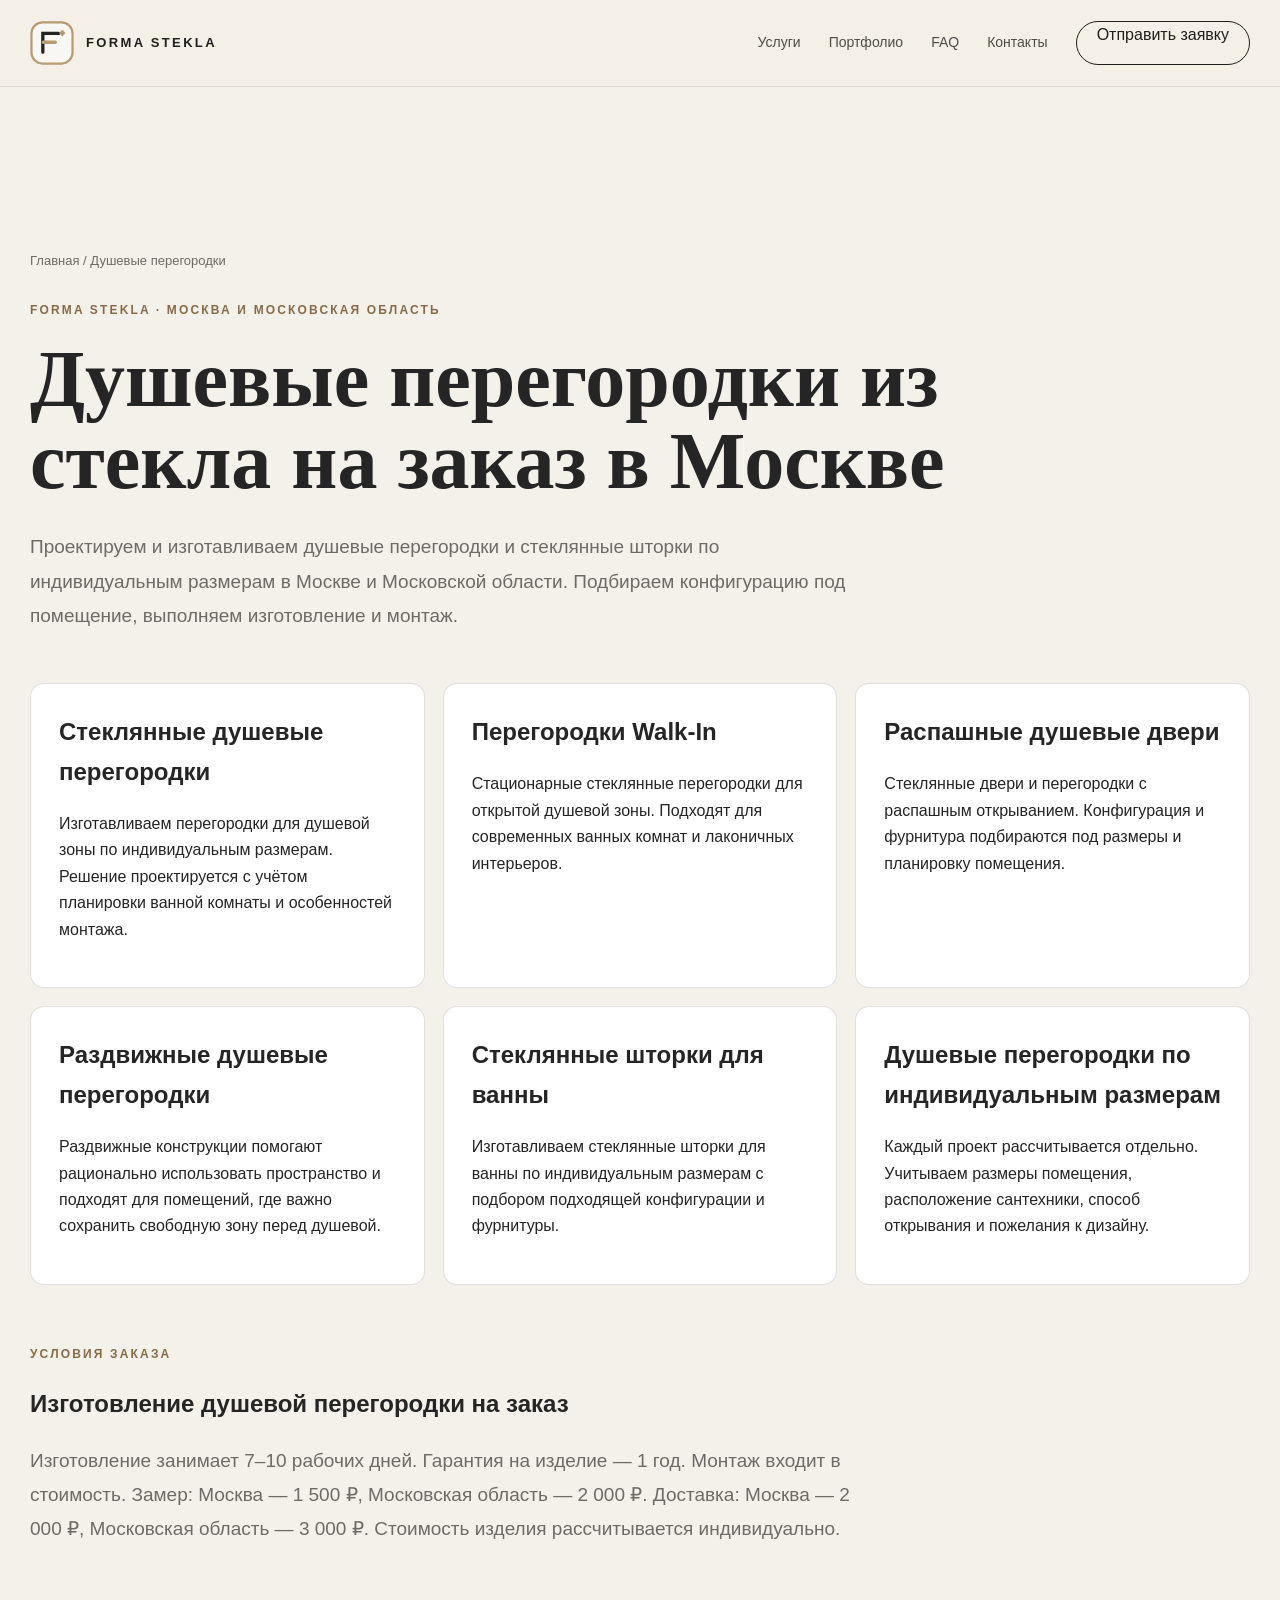
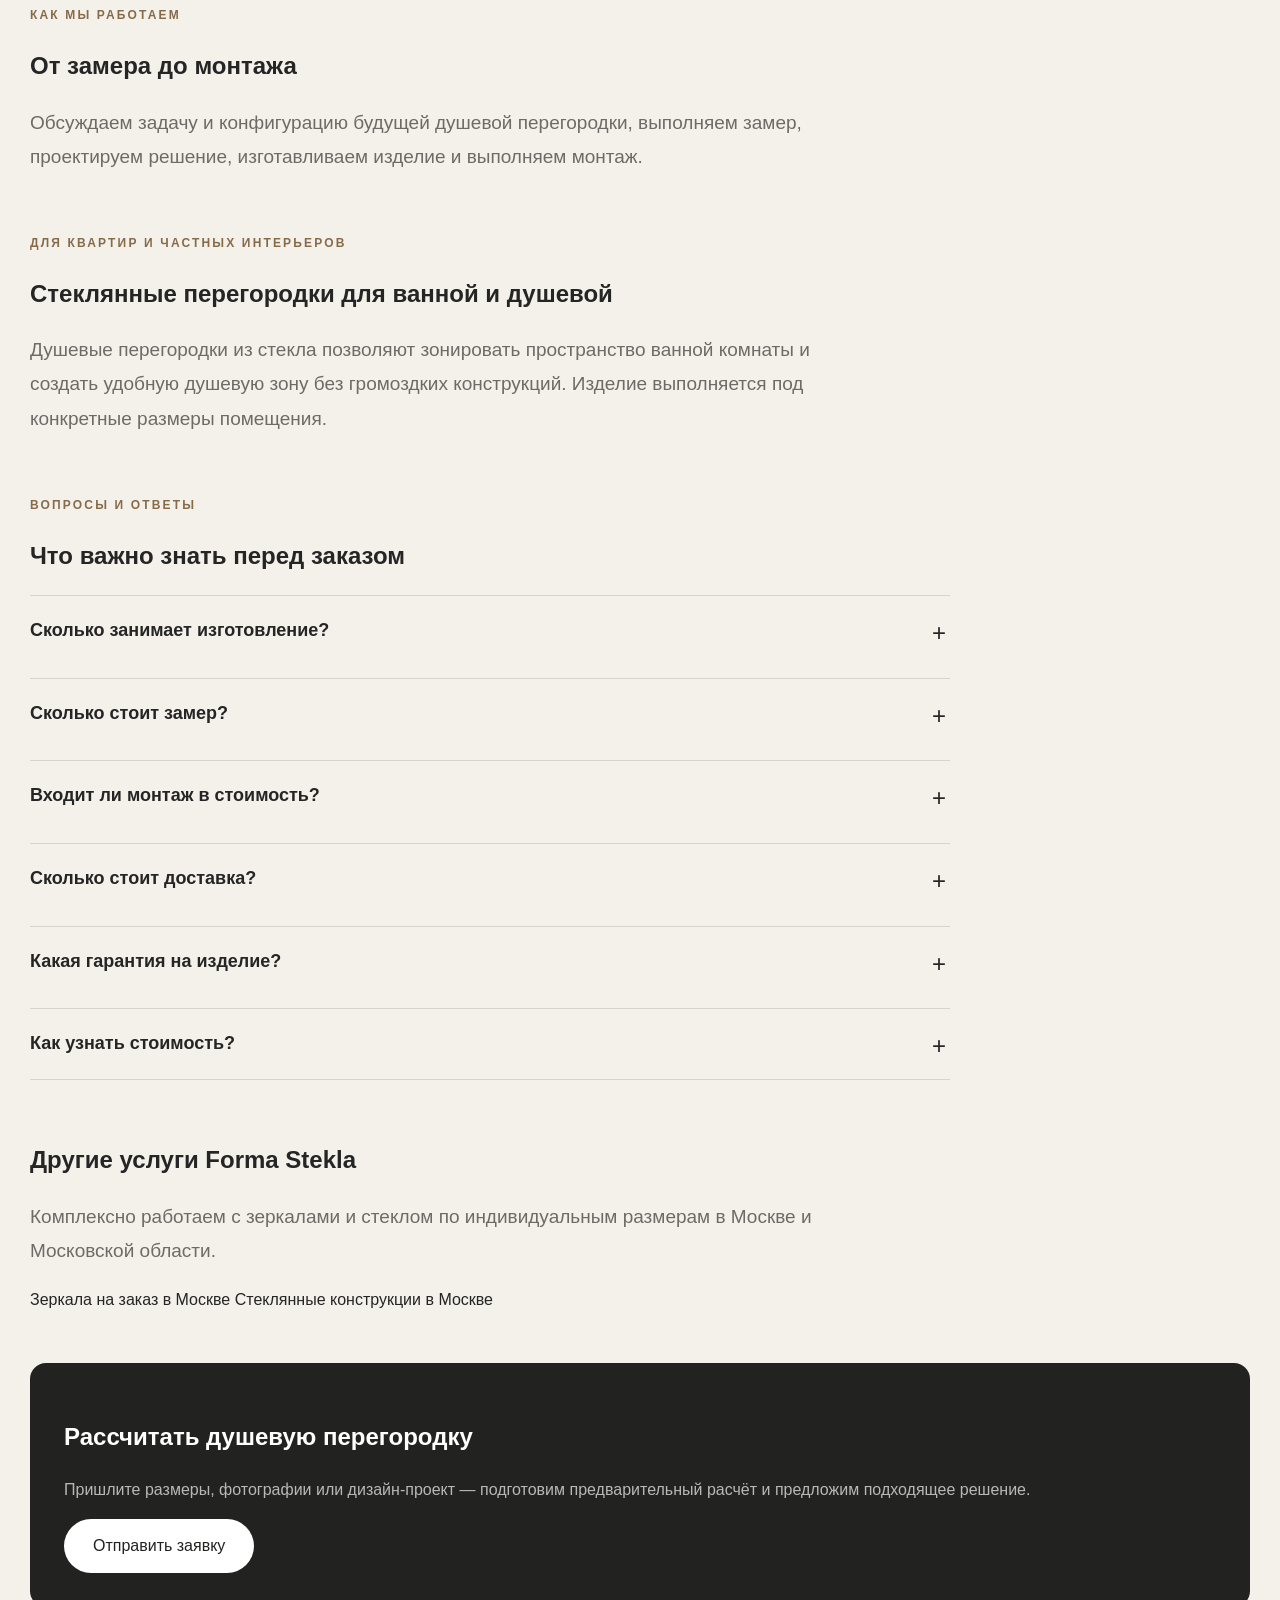
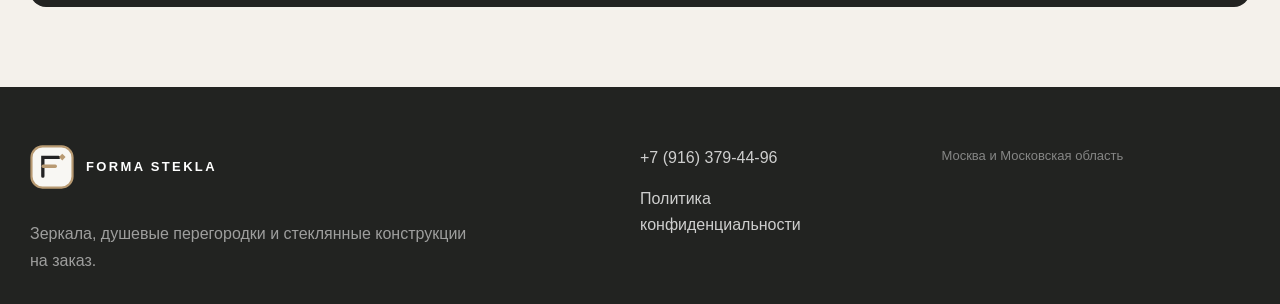
<file: dushevye-peregorodki/index.html>
<!DOCTYPE html>
<html lang="ru">
<head>
  <meta charset="utf-8">
  <meta name="viewport" content="width=device-width, initial-scale=1">

  <title>Душевые перегородки из стекла на заказ в Москве — Forma Stekla</title>
  <meta name="description" content="Душевые перегородки из стекла на заказ в Москве и Московской области: стационарные, распашные, раздвижные, Walk-In. По индивидуальным размерам. Изготовление 7–10 рабочих дней, монтаж включён.">
  <meta name="robots" content="index,follow,max-image-preview:large,max-snippet:-1">

  <link rel="canonical" href="https://forma-stekla.pages.dev/dushevye-peregorodki/">

  <meta property="og:type" content="website">
  <meta property="og:locale" content="ru_RU">
  <meta property="og:site_name" content="Forma Stekla">
  <meta property="og:title" content="Душевые перегородки из стекла на заказ в Москве — Forma Stekla">
  <meta property="og:description" content="Душевые перегородки и стеклянные шторки по индивидуальным размерам в Москве и МО. Изготовление 7–10 рабочих дней, монтаж включён.">
  <meta property="og:url" content="https://forma-stekla.pages.dev/dushevye-peregorodki/">
  <meta property="og:image" content="https://forma-stekla.pages.dev/assets/img/portfolio-updated/shower-01.webp">

  <link rel="icon" href="../assets/img/favicon.svg" type="image/svg+xml">
  <link rel="stylesheet" href="../assets/css/style.css">

  <meta name="geo.region" content="RU-MOW">
  <meta name="geo.placename" content="Москва">

  <script type="application/ld+json">
  {
    "@context": "https://schema.org",
    "@graph": [
      {
        "@type": "Service",
        "@id": "https://forma-stekla.pages.dev/dushevye-peregorodki/#service",
        "name": "Душевые перегородки из стекла на заказ в Москве",
        "url": "https://forma-stekla.pages.dev/dushevye-peregorodki/",
        "description": "Изготовление душевых перегородок и стеклянных шторок по индивидуальным размерам в Москве и Московской области.",
        "provider": {
          "@id": "https://forma-stekla.pages.dev/#organization"
        },
        "areaServed": [
          "Москва",
          "Московская область"
        ]
      },
      {
        "@type": "BreadcrumbList",
        "itemListElement": [
          {
            "@type": "ListItem",
            "position": 1,
            "name": "Forma Stekla",
            "item": "https://forma-stekla.pages.dev/"
          },
          {
            "@type": "ListItem",
            "position": 2,
            "name": "Душевые перегородки из стекла на заказ",
            "item": "https://forma-stekla.pages.dev/dushevye-peregorodki/"
          }
        ]
      },
      {
        "@type": "FAQPage",
        "mainEntity": [
          {
            "@type": "Question",
            "name": "Сколько занимает изготовление?",
            "acceptedAnswer": {
              "@type": "Answer",
              "text": "Стандартный срок изготовления — 7–10 рабочих дней."
            }
          },
          {
            "@type": "Question",
            "name": "Сколько стоит замер?",
            "acceptedAnswer": {
              "@type": "Answer",
              "text": "Замер по Москве — 1 500 ₽, по Московской области — 2 000 ₽."
            }
          },
          {
            "@type": "Question",
            "name": "Входит ли монтаж в стоимость?",
            "acceptedAnswer": {
              "@type": "Answer",
              "text": "Да. Монтаж входит в стоимость изделия."
            }
          },
          {
            "@type": "Question",
            "name": "Сколько стоит доставка?",
            "acceptedAnswer": {
              "@type": "Answer",
              "text": "Доставка по Москве — 2 000 ₽, по Московской области — 3 000 ₽."
            }
          },
          {
            "@type": "Question",
            "name": "Какая гарантия на изделие?",
            "acceptedAnswer": {
              "@type": "Answer",
              "text": "Гарантия на изделие — 1 год."
            }
          },
          {
            "@type": "Question",
            "name": "Как узнать стоимость душевой перегородки?",
            "acceptedAnswer": {
              "@type": "Answer",
              "text": "Стоимость рассчитывается индивидуально с учётом размеров, конфигурации, материалов и особенностей проекта."
            }
          }
        ]
      }
    ]
  }
  </script>

  <style>
  .site-header {
    position: static;
    background: #f4f0e8;
    border-bottom: 1px solid rgba(0, 0, 0, 0.08);
  }

  .site-header .brand,
  .site-header .main-nav a,
  .site-header .header-cta {
    color: #1f1f1d;
  }

  .site-header .header-cta {
    border-color: #1f1f1d;
  }
</style>

</head>

<body>

<header class="site-header">
  <div class="container header-inner">
    <a class="brand" href="/">
      <img alt="" src="../assets/img/logo.svg">
      <span>FORMA STEKLA</span>
    </a>

    <nav aria-label="Главное меню" class="main-nav">
      <a href="/#services">Услуги</a>
      <a href="/#portfolio">Портфолио</a>
      <a href="/#faq">FAQ</a>
      <a href="/#contacts">Контакты</a>
    </nav>

    <a class="header-cta" href="#contacts">Отправить заявку</a>
  </div>
</header>

<main class="seo-page">

  <div class="container">
    <p class="breadcrumbs">
      <a href="/">Главная</a> / Душевые перегородки
    </p>

    <p class="eyebrow">Forma Stekla · Москва и Московская область</p>

    <h1>Душевые перегородки из стекла на заказ в Москве</h1>

    <p class="seo-lead">
      Проектируем и изготавливаем душевые перегородки и стеклянные шторки
      по индивидуальным размерам в Москве и Московской области.
      Подбираем конфигурацию под помещение, выполняем изготовление и монтаж.
    </p>

    <div class="seo-grid">

      <article class="seo-card">
        <h2>Стеклянные душевые перегородки</h2>
        <p>
          Изготавливаем перегородки для душевой зоны по индивидуальным размерам.
          Решение проектируется с учётом планировки ванной комнаты и особенностей монтажа.
        </p>
      </article>

      <article class="seo-card">
        <h2>Перегородки Walk-In</h2>
        <p>
          Стационарные стеклянные перегородки для открытой душевой зоны.
          Подходят для современных ванных комнат и лаконичных интерьеров.
        </p>
      </article>

      <article class="seo-card">
        <h2>Распашные душевые двери</h2>
        <p>
          Стеклянные двери и перегородки с распашным открыванием.
          Конфигурация и фурнитура подбираются под размеры и планировку помещения.
        </p>
      </article>

      <article class="seo-card">
        <h2>Раздвижные душевые перегородки</h2>
        <p>
          Раздвижные конструкции помогают рационально использовать пространство
          и подходят для помещений, где важно сохранить свободную зону перед душевой.
        </p>
      </article>

      <article class="seo-card">
        <h2>Стеклянные шторки для ванны</h2>
        <p>
          Изготавливаем стеклянные шторки для ванны по индивидуальным размерам
          с подбором подходящей конфигурации и фурнитуры.
        </p>
      </article>

      <article class="seo-card">
        <h2>Душевые перегородки по индивидуальным размерам</h2>
        <p>
          Каждый проект рассчитывается отдельно. Учитываем размеры помещения,
          расположение сантехники, способ открывания и пожелания к дизайну.
        </p>
      </article>

    </div>

    <section style="margin-top:60px">
      <p class="eyebrow">Условия заказа</p>
      <h2>Изготовление душевой перегородки на заказ</h2>

      <p class="seo-lead">
        Изготовление занимает 7–10 рабочих дней. Гарантия на изделие — 1 год.
        Монтаж входит в стоимость.
        Замер: Москва — 1 500 ₽, Московская область — 2 000 ₽.
        Доставка: Москва — 2 000 ₽, Московская область — 3 000 ₽.
        Стоимость изделия рассчитывается индивидуально.
      </p>
    </section>

    <section style="margin-top:60px">
      <p class="eyebrow">Как мы работаем</p>
      <h2>От замера до монтажа</h2>

      <p class="seo-lead">
        Обсуждаем задачу и конфигурацию будущей душевой перегородки,
        выполняем замер, проектируем решение, изготавливаем изделие
        и выполняем монтаж.
      </p>
    </section>

    <section style="margin-top:60px">
      <p class="eyebrow">Для квартир и частных интерьеров</p>
      <h2>Стеклянные перегородки для ванной и душевой</h2>

      <p class="seo-lead">
        Душевые перегородки из стекла позволяют зонировать пространство ванной комнаты
        и создать удобную душевую зону без громоздких конструкций.
        Изделие выполняется под конкретные размеры помещения.
      </p>
    </section>

    <section style="margin-top:60px">
      <p class="eyebrow">Вопросы и ответы</p>
      <h2>Что важно знать перед заказом</h2>

      <div class="faq-list">

        <details class="faq-item">
          <summary>Сколько занимает изготовление?</summary>
          <p>Стандартный срок изготовления — 7–10 рабочих дней.</p>
        </details>

        <details class="faq-item">
          <summary>Сколько стоит замер?</summary>
          <p>Замер по Москве — 1 500 ₽, по Московской области — 2 000 ₽.</p>
        </details>

        <details class="faq-item">
          <summary>Входит ли монтаж в стоимость?</summary>
          <p>Да. Монтаж входит в стоимость изделия.</p>
        </details>

        <details class="faq-item">
          <summary>Сколько стоит доставка?</summary>
          <p>Доставка по Москве — 2 000 ₽, по Московской области — 3 000 ₽.</p>
        </details>

        <details class="faq-item">
          <summary>Какая гарантия на изделие?</summary>
          <p>Гарантия на изделие — 1 год.</p>
        </details>

        <details class="faq-item">
          <summary>Как узнать стоимость?</summary>
          <p>
            Стоимость рассчитывается индивидуально с учётом размеров,
            конфигурации, материалов и особенностей проекта.
            Для предварительного расчёта можно прислать размеры,
            фотографии или дизайн-проект.
          </p>
        </details>

      </div>
    </section>

    <section class="seo-related-services" id="related-services" style="margin-top:60px">
      <h2>Другие услуги Forma Stekla</h2>

      <p class="seo-lead">
        Комплексно работаем с зеркалами и стеклом по индивидуальным размерам
        в Москве и Московской области.
      </p>

      <nav aria-label="Другие услуги" class="seo-service-links">
        <a href="/zerkala-na-zakaz/">Зеркала на заказ в Москве</a>
        <a href="/steklyannye-konstrukcii/">Стеклянные конструкции в Москве</a>
      </nav>
    </section>

    <div class="seo-cta">
      <h2>Рассчитать душевую перегородку</h2>
      <p>
        Пришлите размеры, фотографии или дизайн-проект —
        подготовим предварительный расчёт и предложим подходящее решение.
      </p>
      <a class="button button-light" href="/#contacts">Отправить заявку</a>
    </div>

  </div>
</main>

<footer class="site-footer">
  <div class="container footer-premium">

    <div class="footer-intro">
      <a class="brand footer-brand" href="/">
        <img alt="" src="../assets/img/logo.svg">
        <span>FORMA STEKLA</span>
      </a>

      <p>
        Зеркала, душевые перегородки и стеклянные конструкции на заказ.
      </p>
    </div>

    <div class="footer-links">
      <a href="tel:+79163794496">+7 (916) 379-44-96</a>
      <a href="/privacy/">Политика конфиденциальности</a>
    </div>

    <div class="footer-meta">
      <p>Москва и Московская область</p>
    </div>

  </div>
</footer>

</body>
</html>
</file>
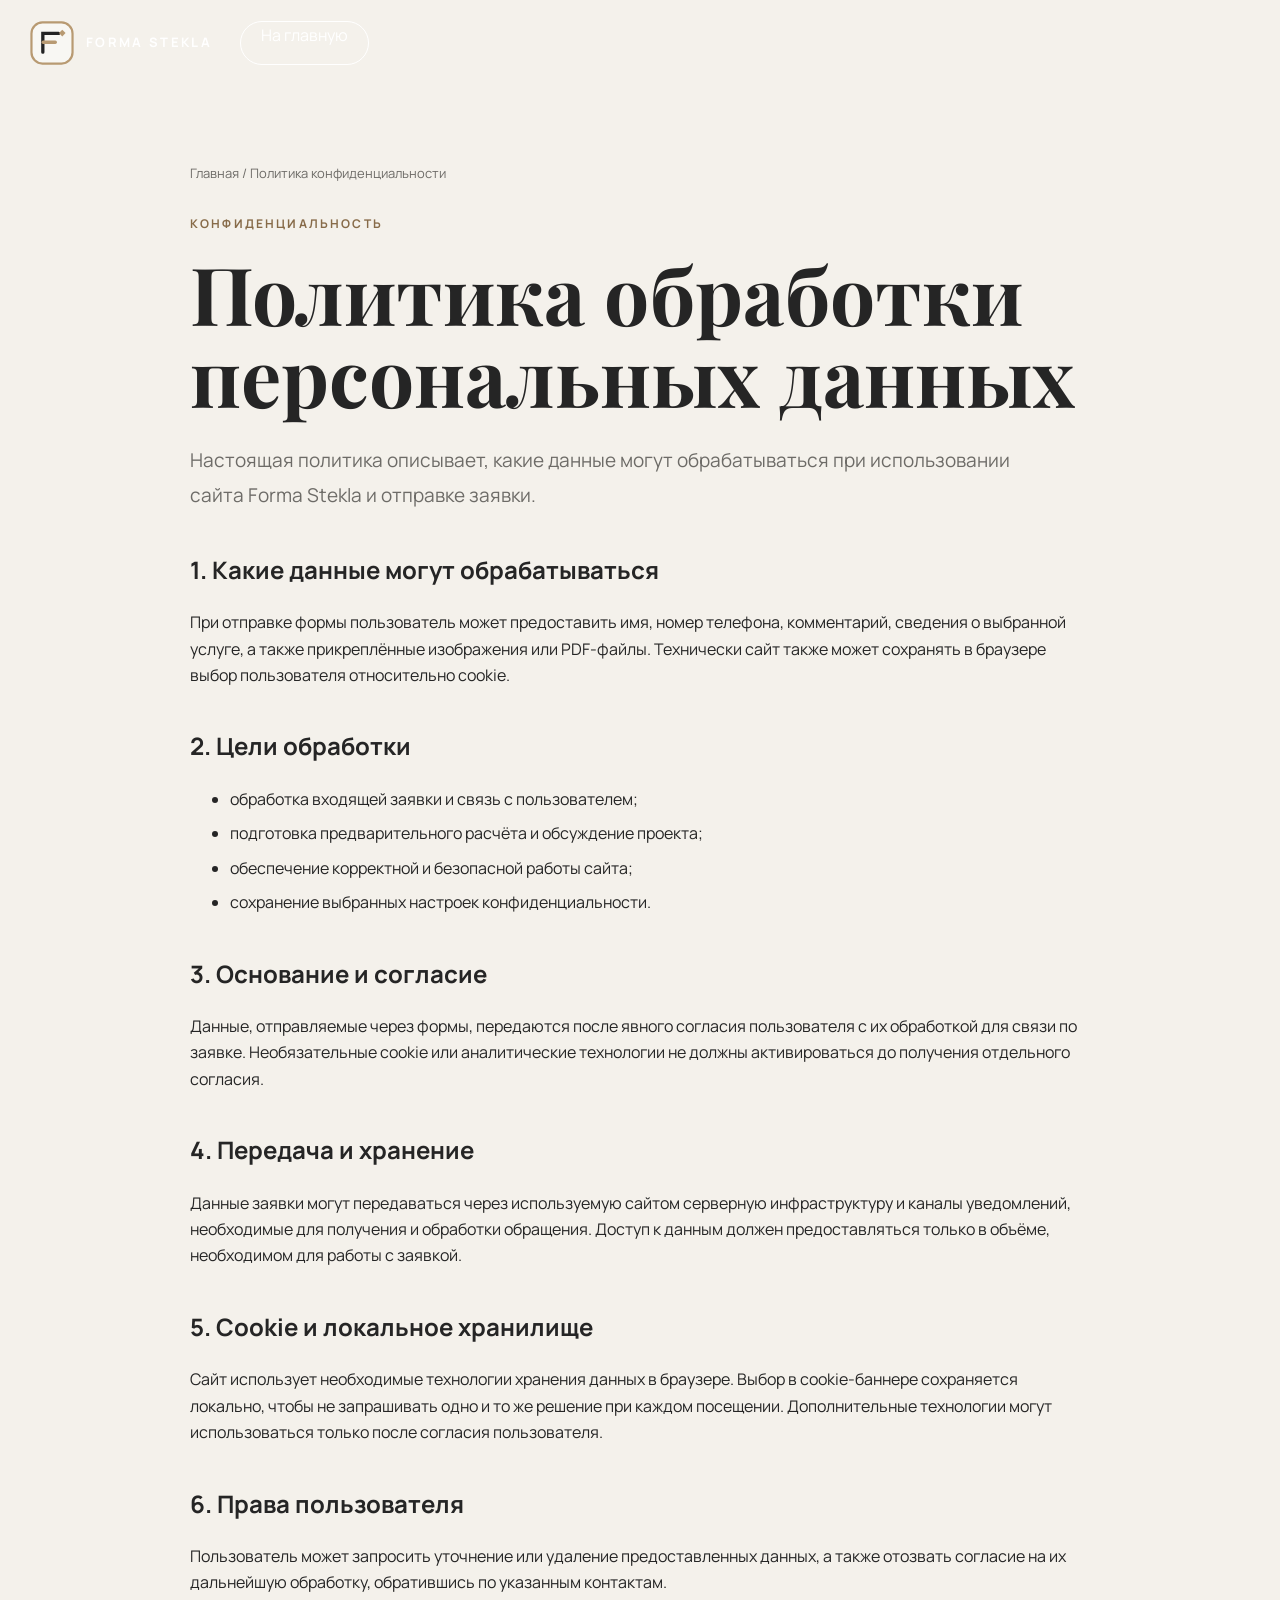
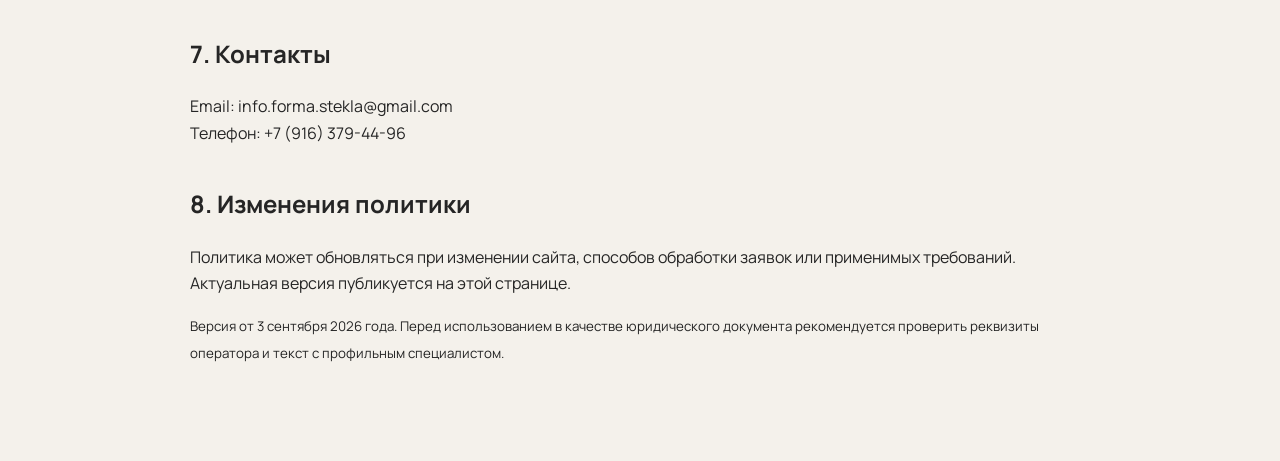
<file: privacy/index.html>
<!doctype html><html lang="ru"><head><meta charset="utf-8"><meta name="viewport" content="width=device-width,initial-scale=1"><title>Политика конфиденциальности — Forma Stekla</title><meta name="description" content="Политика конфиденциальности и обработки персональных данных сайта Forma Stekla."><meta name="robots" content="noindex,follow"><link rel="canonical" href="https://forma-stekla.pages.dev/privacy/"><link rel="icon" href="../assets/img/favicon.svg" type="image/svg+xml"><link rel="preconnect" href="https://fonts.googleapis.com"><link rel="preconnect" href="https://fonts.gstatic.com" crossorigin><link href="https://fonts.googleapis.com/css2?family=Manrope:wght@400;500;600;700&family=Playfair+Display:wght@500;600;700&display=swap" rel="stylesheet"><link rel="stylesheet" href="../assets/css/style.css"></head><body><header class="site-header"><div class="container header-inner"><a class="brand" href="/"><img alt="" src="../assets/img/logo.svg"><span>FORMA STEKLA</span></a><a class="header-cta" href="/">На главную</a></div></header><main class="seo-page"><div class="container privacy-copy"><p class="breadcrumbs"><a href="/">Главная</a> / Политика конфиденциальности</p><p class="eyebrow">Конфиденциальность</p><h1>Политика обработки персональных данных</h1><p class="seo-lead">Настоящая политика описывает, какие данные могут обрабатываться при использовании сайта Forma Stekla и отправке заявки.</p><h2>1. Какие данные могут обрабатываться</h2><p>При отправке формы пользователь может предоставить имя, номер телефона, комментарий, сведения о выбранной услуге, а также прикреплённые изображения или PDF-файлы. Технически сайт также может сохранять в браузере выбор пользователя относительно cookie.</p><h2>2. Цели обработки</h2><ul><li>обработка входящей заявки и связь с пользователем;</li><li>подготовка предварительного расчёта и обсуждение проекта;</li><li>обеспечение корректной и безопасной работы сайта;</li><li>сохранение выбранных настроек конфиденциальности.</li></ul><h2>3. Основание и согласие</h2><p>Данные, отправляемые через формы, передаются после явного согласия пользователя с их обработкой для связи по заявке. Необязательные cookie или аналитические технологии не должны активироваться до получения отдельного согласия.</p><h2>4. Передача и хранение</h2><p>Данные заявки могут передаваться через используемую сайтом серверную инфраструктуру и каналы уведомлений, необходимые для получения и обработки обращения. Доступ к данным должен предоставляться только в объёме, необходимом для работы с заявкой.</p><h2>5. Cookie и локальное хранилище</h2><p>Сайт использует необходимые технологии хранения данных в браузере. Выбор в cookie-баннере сохраняется локально, чтобы не запрашивать одно и то же решение при каждом посещении. Дополнительные технологии могут использоваться только после согласия пользователя.</p><h2>6. Права пользователя</h2><p>Пользователь может запросить уточнение или удаление предоставленных данных, а также отозвать согласие на их дальнейшую обработку, обратившись по указанным контактам.</p><h2>7. Контакты</h2><p>Email: <a href="mailto:info.forma.stekla@gmail.com">info.forma.stekla@gmail.com</a><br>Телефон: <a href="tel:+79163794496">+7 (916) 379-44-96</a></p><h2>8. Изменения политики</h2><p>Политика может обновляться при изменении сайта, способов обработки заявок или применимых требований. Актуальная версия публикуется на этой странице.</p><p><small>Версия от 3 сентября 2026 года. Перед использованием в качестве юридического документа рекомендуется проверить реквизиты оператора и текст с профильным специалистом.</small></p></div></main></body></html>
</file>
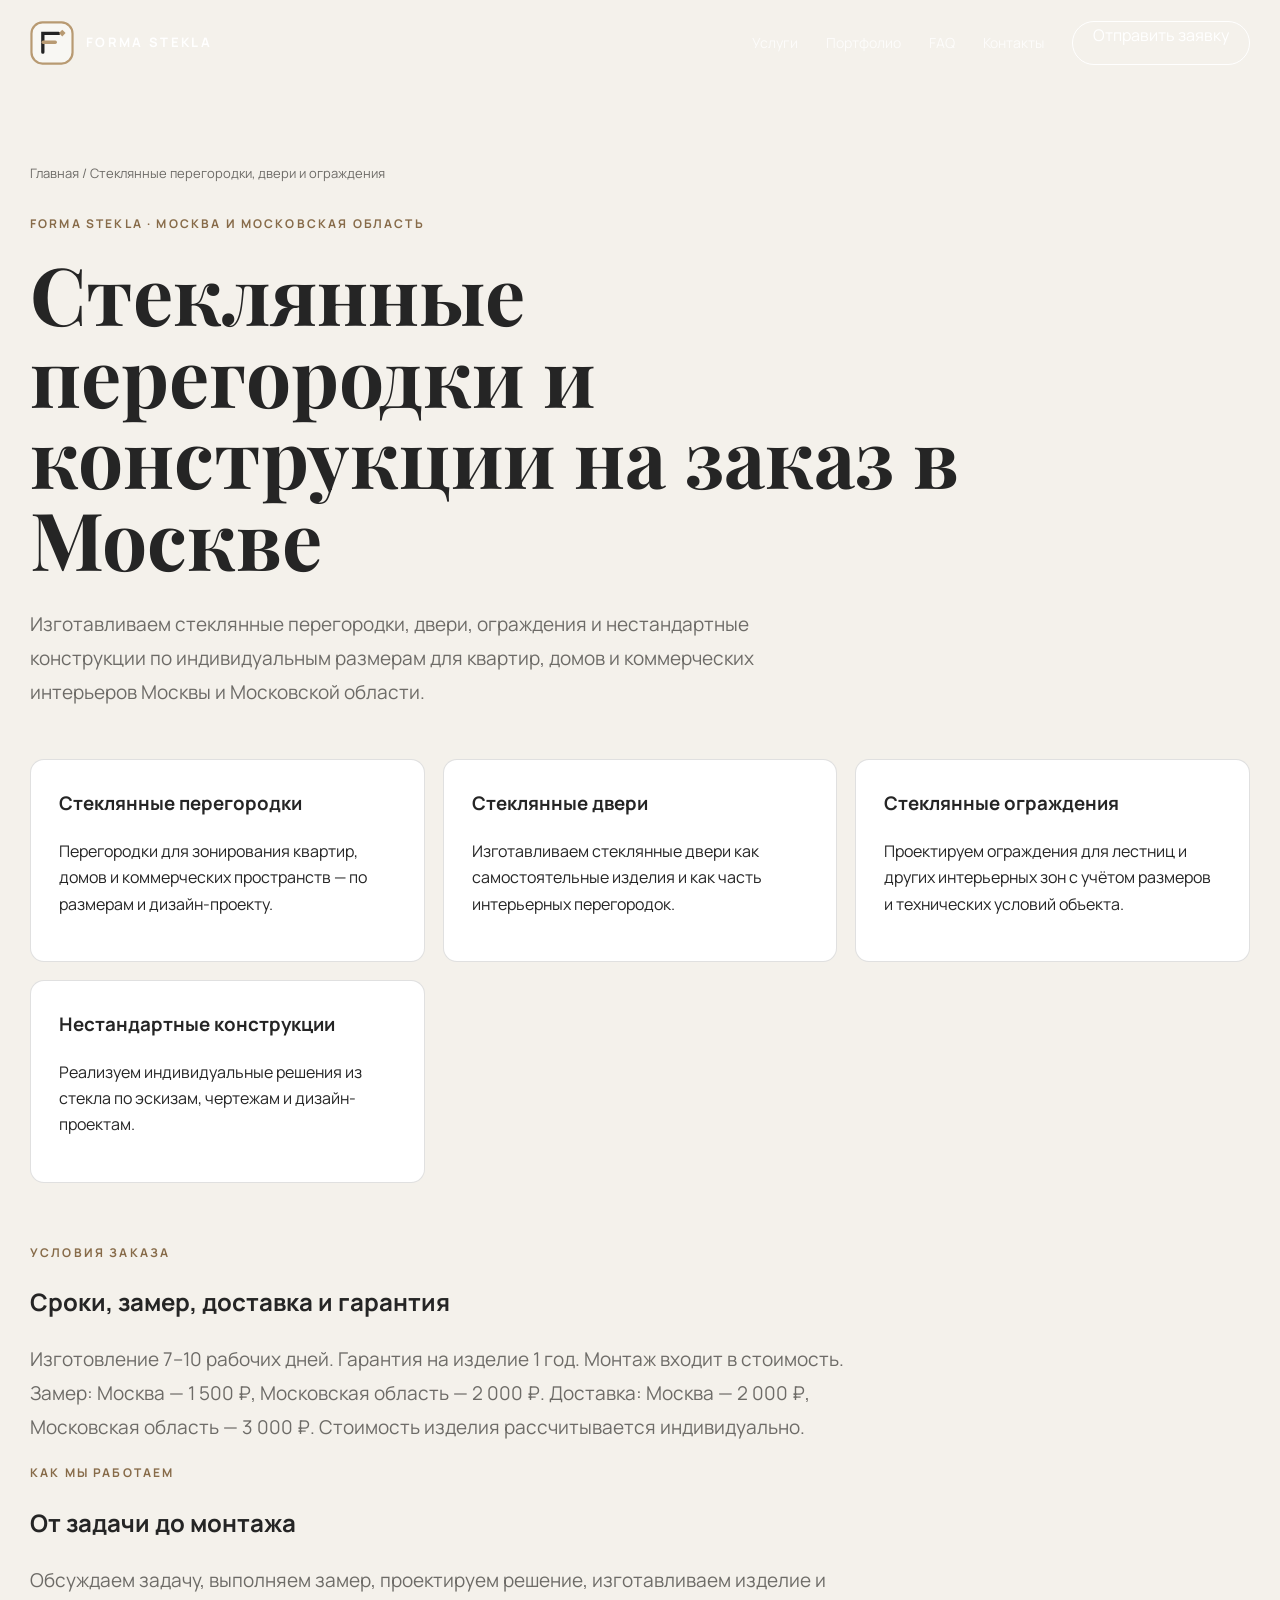
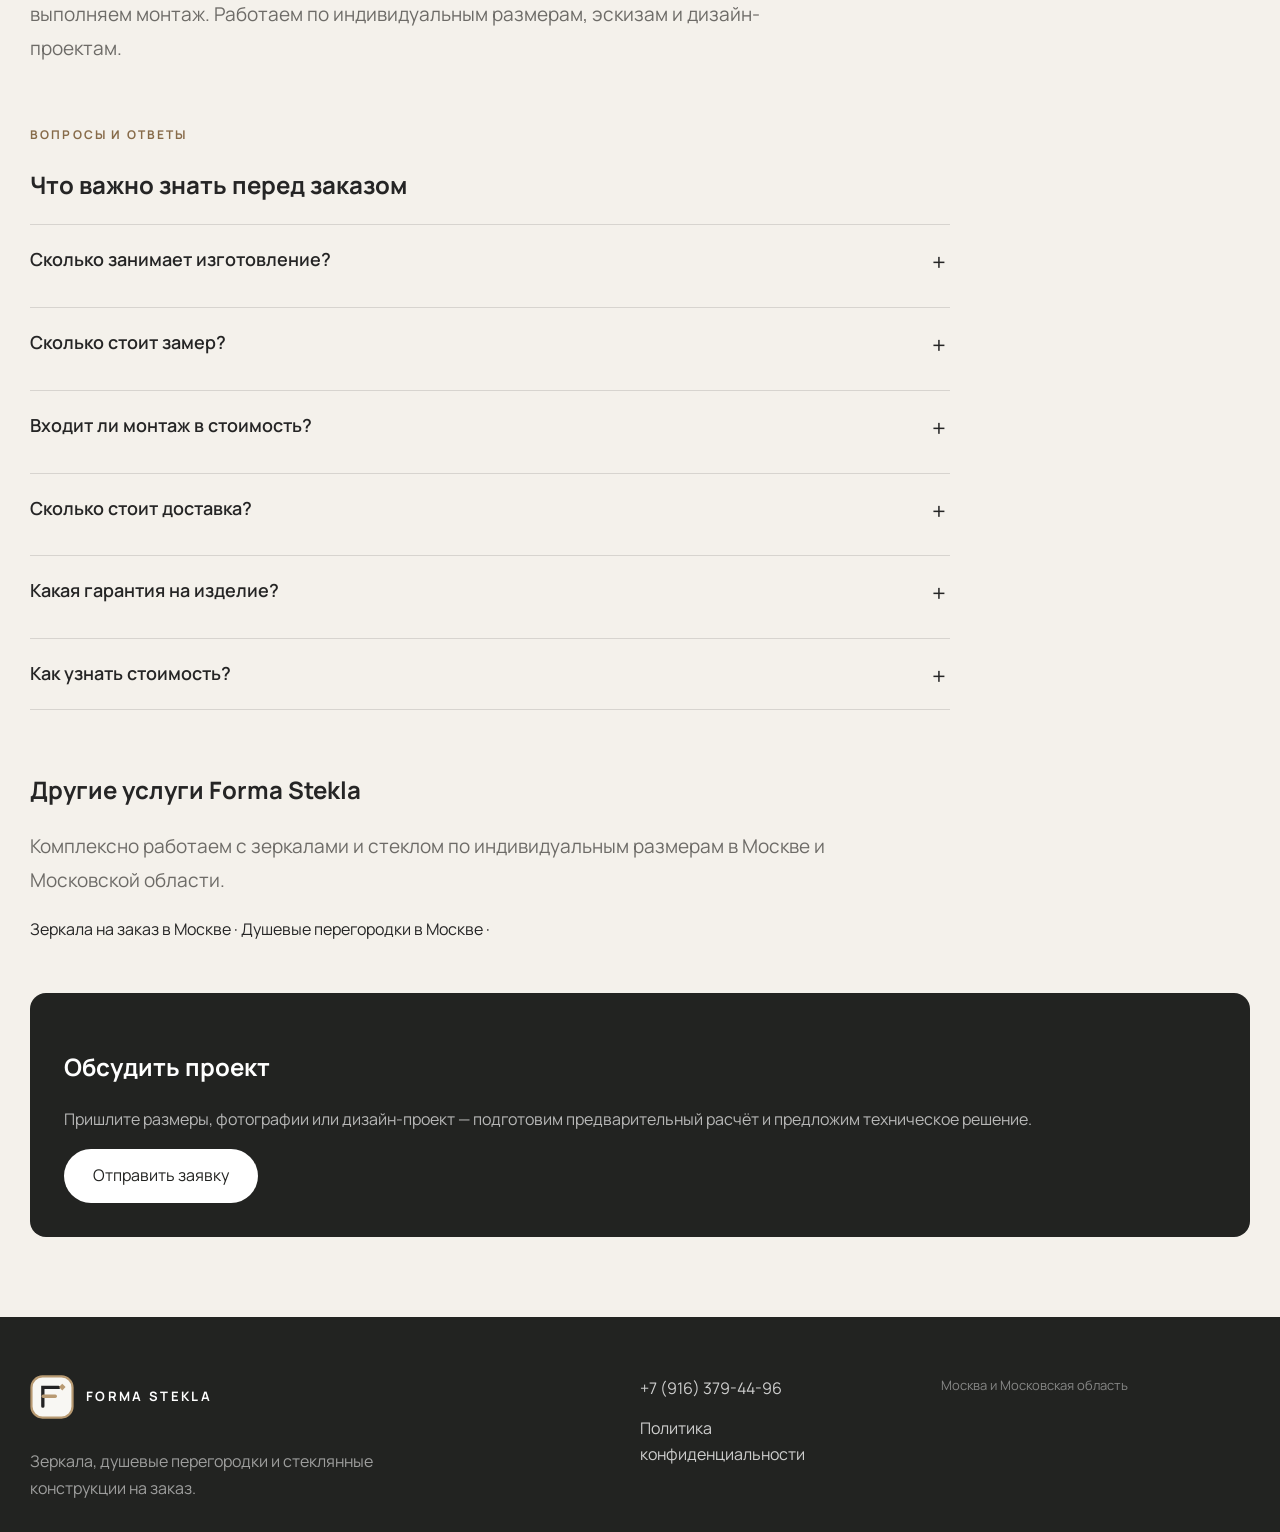
<file: steklyannye-konstrukcii/index.html>
<!DOCTYPE html>

<html lang="ru"><head><meta charset="utf-8"/><meta content="width=device-width,initial-scale=1" name="viewport"/><title>Стеклянные перегородки и конструкции на заказ в Москве — Forma Stekla</title><meta content="Стеклянные перегородки, двери, ограждения и нестандартные конструкции на заказ в Москве и МО. Индивидуальные размеры, изготовление 7–10 рабочих дней, монтаж включён, гарантия 1 год." name="description"/><meta content="index,follow,max-image-preview:large,max-snippet:-1" name="robots"/><link href="https://forma-stekla.pages.dev/steklyannye-konstrukcii/" rel="canonical"/><meta content="website" property="og:type"/><meta content="ru_RU" property="og:locale"/><meta content="Forma Stekla" property="og:site_name"/><meta content="Стеклянные перегородки и конструкции на заказ в Москве — Forma Stekla" property="og:title"/><meta content="Стеклянные перегородки, двери, ограждения и нестандартные конструкции на заказ в Москве и МО. Индивидуальные размеры, изготовление 7–10 рабочих дней, монтаж включён, гарантия 1 год." property="og:description"/><meta content="https://forma-stekla.pages.dev/steklyannye-konstrukcii/" property="og:url"/><meta content="https://forma-stekla.pages.dev/assets/img/portfolio-updated/construction-01.webp" property="og:image"/><link href="../assets/img/favicon.svg" rel="icon" type="image/svg+xml"/><link href="https://fonts.googleapis.com" rel="preconnect"/><link crossorigin="" href="https://fonts.gstatic.com" rel="preconnect"/><link href="https://fonts.googleapis.com/css2?family=Manrope:wght@400;500;600;700&amp;family=Playfair+Display:wght@500;600;700&amp;display=swap" rel="stylesheet"/><link href="../assets/css/style.css" rel="stylesheet"/><script type="application/ld+json">{"@context": "https://schema.org", "@graph": [{"@type": "Service", "@id": "https://forma-stekla.pages.dev/steklyannye-konstrukcii/#service", "name": "Стеклянные перегородки, двери и конструкции на заказ в Москве и Московской области", "url": "https://forma-stekla.pages.dev/steklyannye-konstrukcii/", "description": "Стеклянные перегородки, двери, ограждения и нестандартные конструкции на заказ в Москве и МО. Индивидуальные размеры, изготовление 7–10 рабочих дней, монтаж включён, гарантия 1 год.", "provider": {"@id": "https://forma-stekla.pages.dev/#organization"}, "areaServed": ["Москва", "Московская область"]}, {"@type": "BreadcrumbList", "itemListElement": [{"@type": "ListItem", "position": 1, "name": "Forma Stekla", "item": "https://forma-stekla.pages.dev/"}, {"@type": "ListItem", "position": 2, "name": "Стеклянные перегородки и конструкции на заказ в Москве", "item": "https://forma-stekla.pages.dev/steklyannye-konstrukcii/"}]}, {"@type": "FAQPage", "mainEntity": [{"@type": "Question", "name": "Сколько занимает изготовление?", "acceptedAnswer": {"@type": "Answer", "text": "Стандартный срок изготовления — 7–10 рабочих дней."}}, {"@type": "Question", "name": "Сколько стоит замер?", "acceptedAnswer": {"@type": "Answer", "text": "Замер по Москве — 1 500 ₽, по Московской области — 2 000 ₽."}}, {"@type": "Question", "name": "Входит ли монтаж в стоимость?", "acceptedAnswer": {"@type": "Answer", "text": "Да. Монтаж входит в стоимость изделия."}}, {"@type": "Question", "name": "Сколько стоит доставка?", "acceptedAnswer": {"@type": "Answer", "text": "Доставка по Москве — 2 000 ₽, по Московской области — 3 000 ₽."}}, {"@type": "Question", "name": "Какая гарантия на изделие?", "acceptedAnswer": {"@type": "Answer", "text": "Гарантия на изделие — 1 год."}}, {"@type": "Question", "name": "Как узнать стоимость?", "acceptedAnswer": {"@type": "Answer", "text": "Стоимость рассчитывается индивидуально с учётом размеров, конфигурации, материалов и особенностей проекта. Для предварительного расчёта можно прислать размеры, фотографии или дизайн-проект."}}]}]}</script><meta content="RU-MOW" name="geo.region"/><meta content="Москва" name="geo.placename"/><link href="https://forma-stekla.pages.dev/steklyannye-konstrukcii/" hreflang="ru-RU" rel="alternate"/><link href="https://forma-stekla.pages.dev/steklyannye-konstrukcii/" hreflang="x-default" rel="alternate"/></head><body><header class="site-header"><div class="container header-inner"><a class="brand" href="/"><img alt="" src="../assets/img/logo.svg"/><span>FORMA STEKLA</span></a><nav aria-label="Главное меню" class="main-nav"><a href="/#services">Услуги</a><a href="/#portfolio">Портфолио</a><a href="/#faq">FAQ</a><a href="/#contacts">Контакты</a></nav><a class="header-cta" href="/#contacts">Отправить заявку</a></div></header><main class="seo-page"><div class="container"><p class="breadcrumbs"><a href="/">Главная</a> / Стеклянные перегородки, двери и ограждения</p><p class="eyebrow">Forma Stekla · Москва и Московская область</p><h1>Стеклянные перегородки и конструкции на заказ в Москве</h1><p class="seo-lead">Изготавливаем стеклянные перегородки, двери, ограждения и нестандартные конструкции по индивидуальным размерам для квартир, домов и коммерческих интерьеров Москвы и Московской области.</p><div class="seo-grid"><article class="seo-card"><h3>Стеклянные перегородки</h3><p>Перегородки для зонирования квартир, домов и коммерческих пространств — по размерам и дизайн-проекту.</p></article><article class="seo-card"><h3>Стеклянные двери</h3><p>Изготавливаем стеклянные двери как самостоятельные изделия и как часть интерьерных перегородок.</p></article><article class="seo-card"><h3>Стеклянные ограждения</h3><p>Проектируем ограждения для лестниц и других интерьерных зон с учётом размеров и технических условий объекта.</p></article><article class="seo-card"><h3>Нестандартные конструкции</h3><p>Реализуем индивидуальные решения из стекла по эскизам, чертежам и дизайн-проектам.</p></article></div><section style="margin-top:60px"><p class="eyebrow">Условия заказа</p><h2>Сроки, замер, доставка и гарантия</h2><p class="seo-lead">Изготовление 7–10 рабочих дней. Гарантия на изделие 1 год. Монтаж входит в стоимость. Замер: Москва — 1 500 ₽, Московская область — 2 000 ₽. Доставка: Москва — 2 000 ₽, Московская область — 3 000 ₽. Стоимость изделия рассчитывается индивидуально.</p></section><section><p class="eyebrow">Как мы работаем</p><h2>От задачи до монтажа</h2><p class="seo-lead">Обсуждаем задачу, выполняем замер, проектируем решение, изготавливаем изделие и выполняем монтаж. Работаем по индивидуальным размерам, эскизам и дизайн-проектам.</p></section><section style="margin-top:60px"><p class="eyebrow">Вопросы и ответы</p><h2>Что важно знать перед заказом</h2><div class="faq-list"><details class="faq-item"><summary>Сколько занимает изготовление?</summary><p>Стандартный срок изготовления — 7–10 рабочих дней.</p></details><details class="faq-item"><summary>Сколько стоит замер?</summary><p>Замер по Москве — 1 500 ₽, по Московской области — 2 000 ₽.</p></details><details class="faq-item"><summary>Входит ли монтаж в стоимость?</summary><p>Да. Монтаж входит в стоимость изделия.</p></details><details class="faq-item"><summary>Сколько стоит доставка?</summary><p>Доставка по Москве — 2 000 ₽, по Московской области — 3 000 ₽.</p></details><details class="faq-item"><summary>Какая гарантия на изделие?</summary><p>Гарантия на изделие — 1 год.</p></details><details class="faq-item"><summary>Как узнать стоимость?</summary><p>Стоимость рассчитывается индивидуально с учётом размеров, конфигурации, материалов и особенностей проекта. Для предварительного расчёта можно прислать размеры, фотографии или дизайн-проект.</p></details></div></section><section class="seo-related-services" id="related-services" style="margin-top:60px"><h2>Другие услуги Forma Stekla</h2><p class="seo-lead">Комплексно работаем с зеркалами и стеклом по индивидуальным размерам в Москве и Московской области.</p><nav aria-label="Другие услуги" class="seo-service-links"><a href="/zerkala-na-zakaz/">Зеркала на заказ в Москве</a> · <a href="/dushevye-peregorodki/">Душевые перегородки в Москве</a> · </nav></section><div class="seo-cta"><h2>Обсудить проект</h2><p>Пришлите размеры, фотографии или дизайн-проект — подготовим предварительный расчёт и предложим техническое решение.</p><a class="button button-light" href="/#contacts">Отправить заявку</a></div></div></main><footer class="site-footer"><div class="container footer-premium"><div class="footer-intro"><a class="brand footer-brand" href="/"><img alt="" src="../assets/img/logo.svg"/><span>FORMA STEKLA</span></a><p>Зеркала, душевые перегородки и стеклянные конструкции на заказ.</p></div><div class="footer-links"><a href="tel:+79163794496">+7 (916) 379-44-96</a><a href="/privacy/">Политика конфиденциальности</a></div><div class="footer-meta"><p>Москва и Московская область</p></div></div></footer></body></html>
</file>
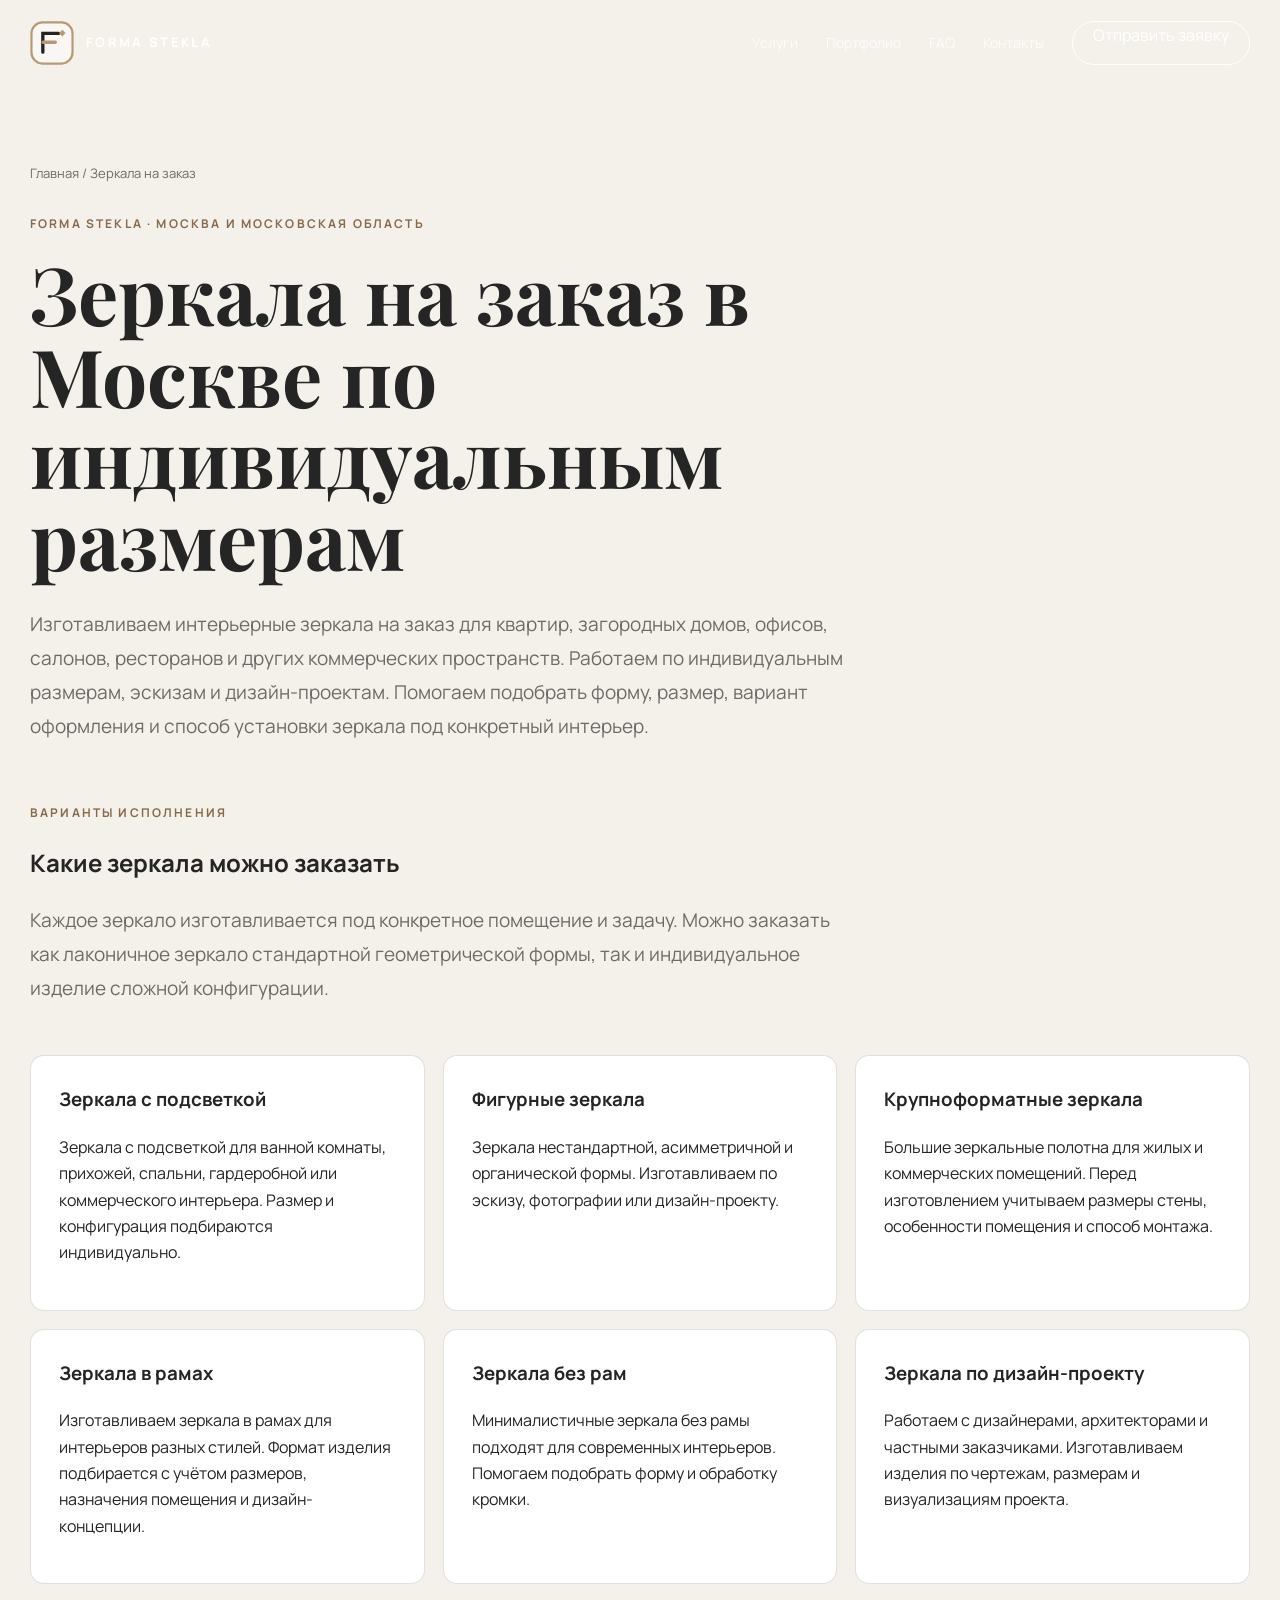
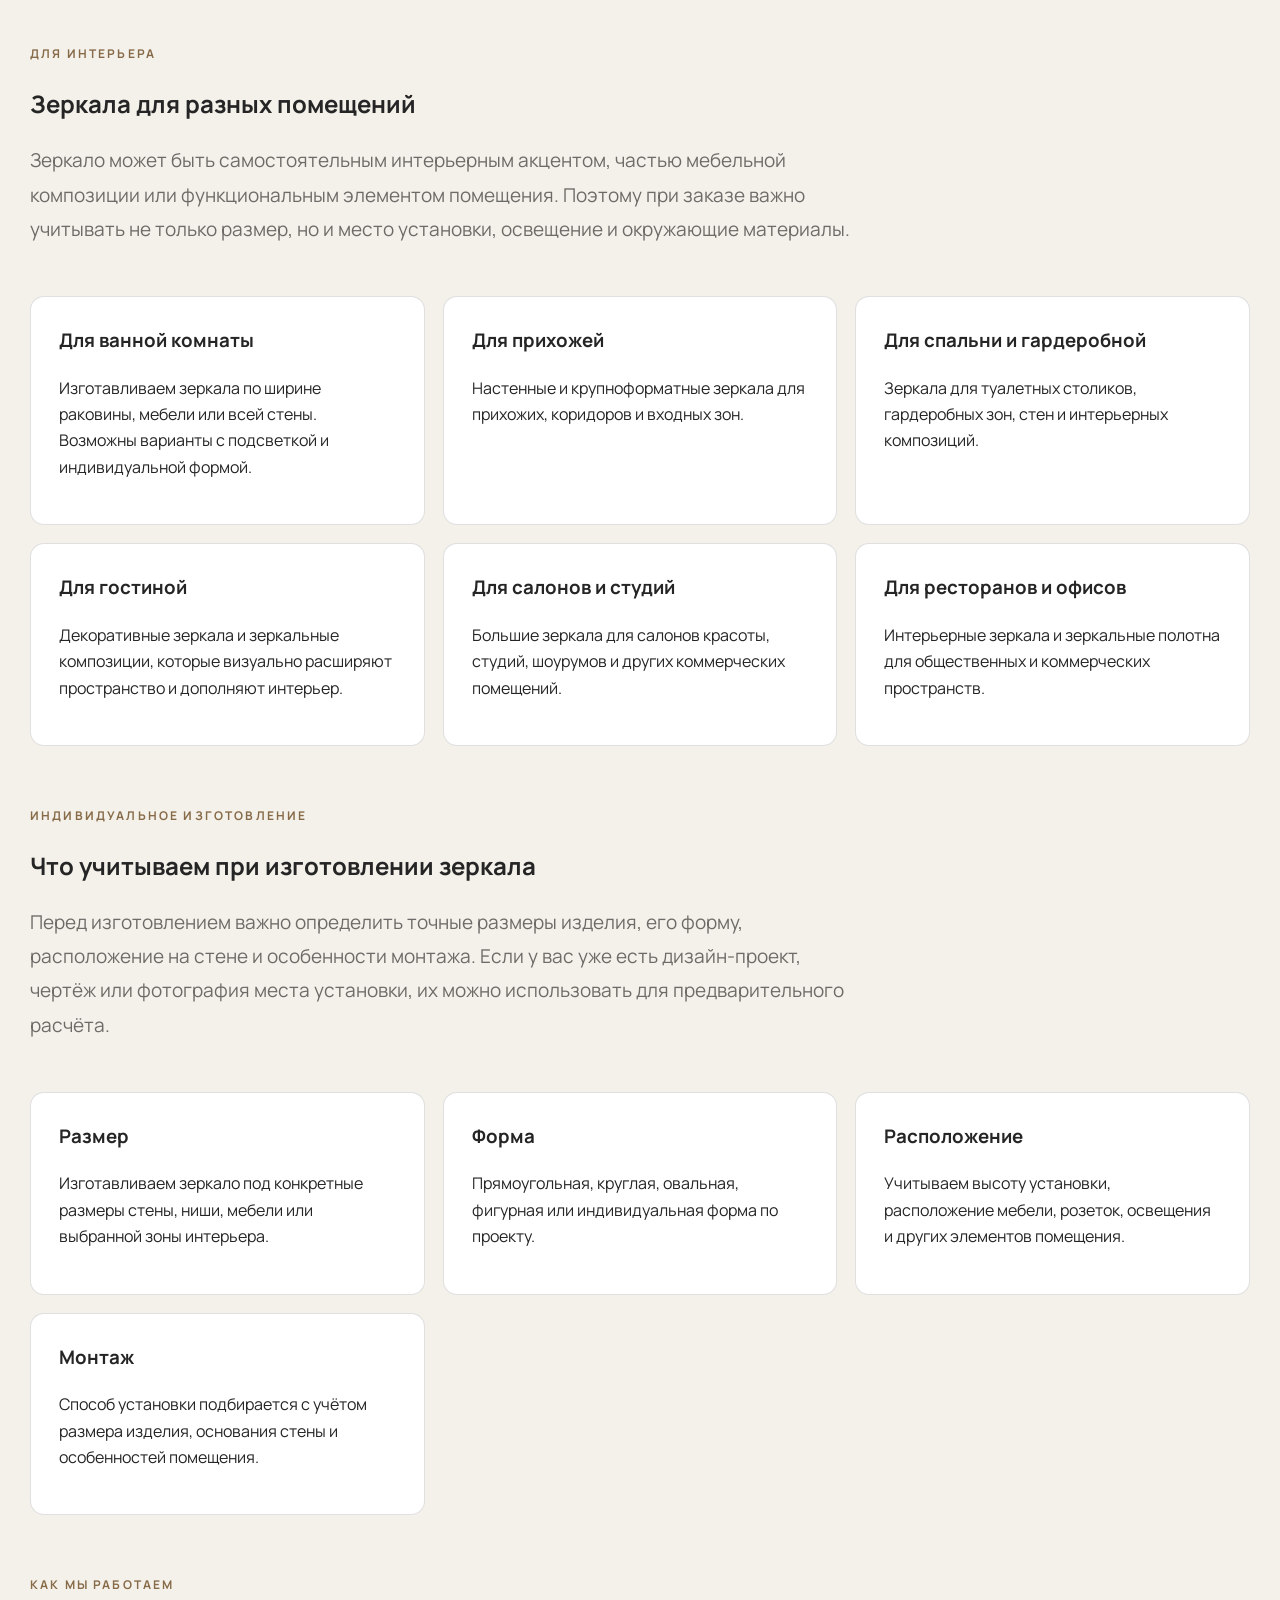
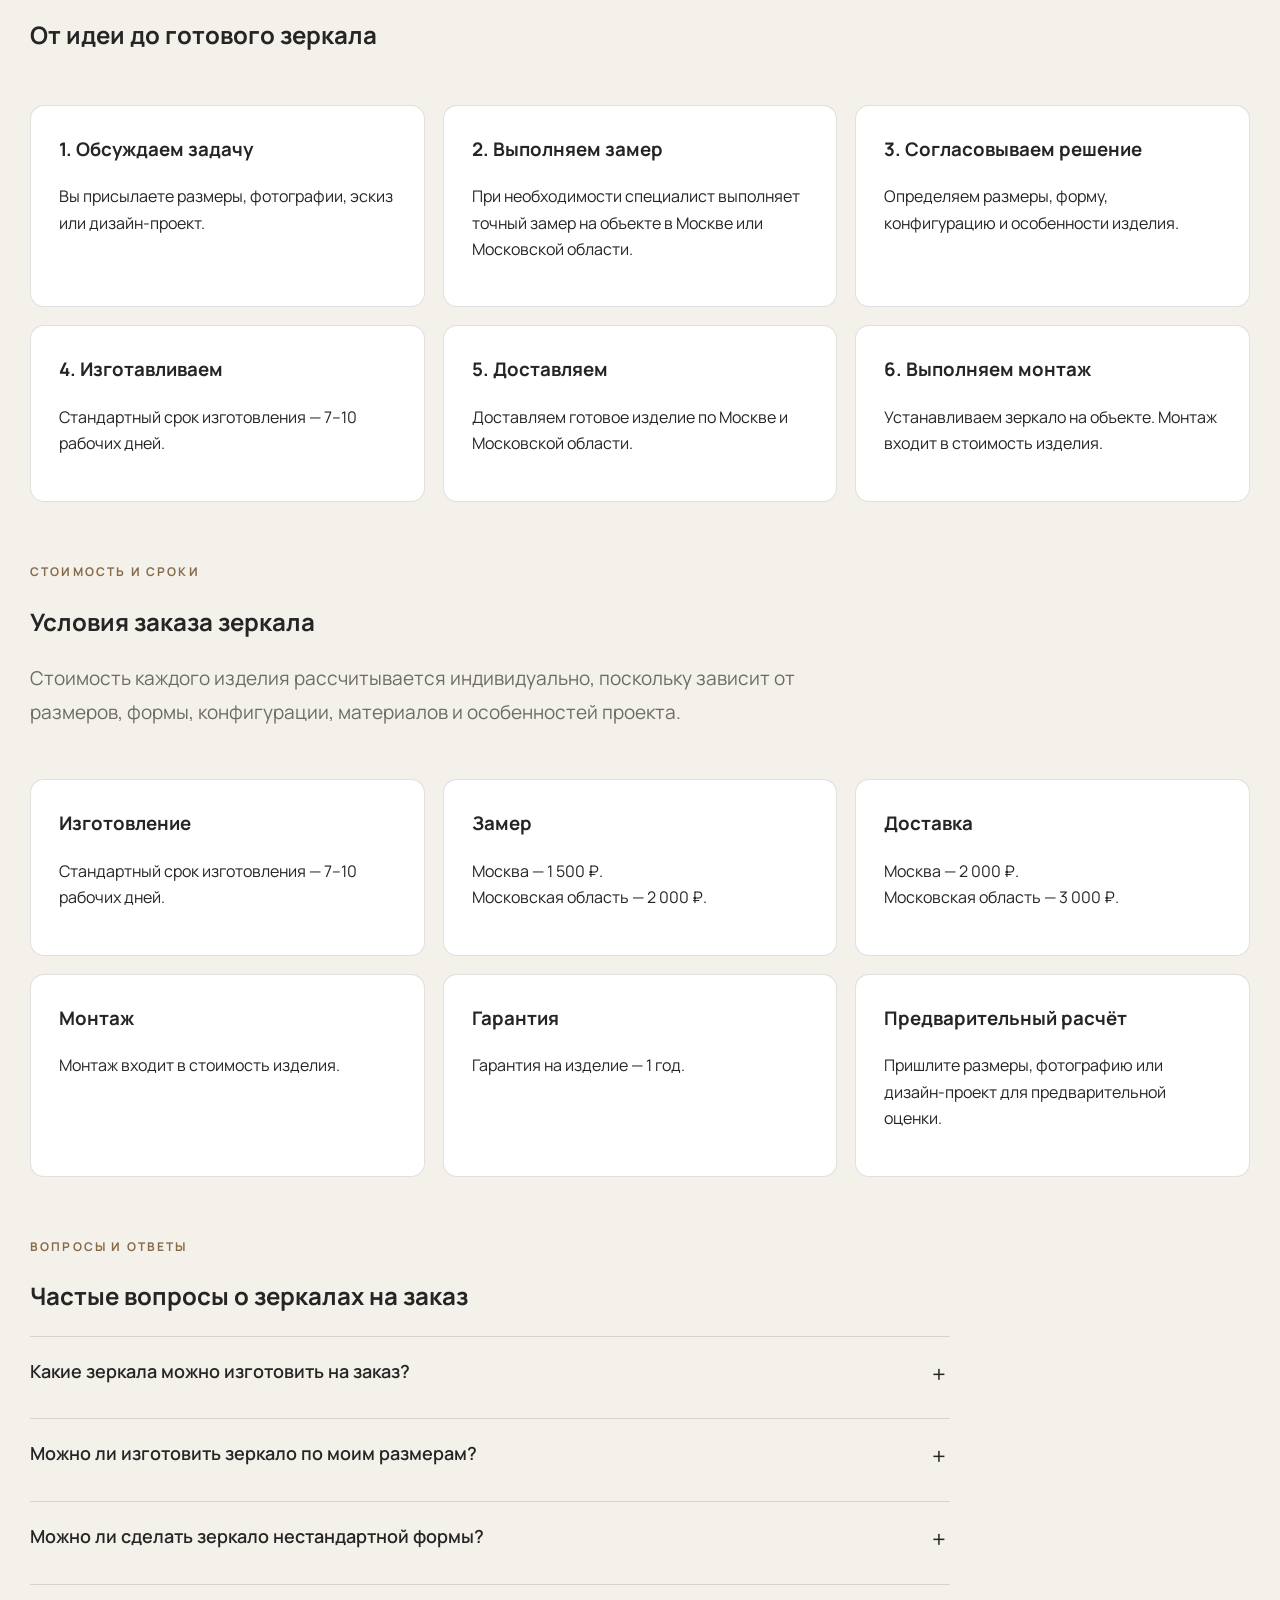
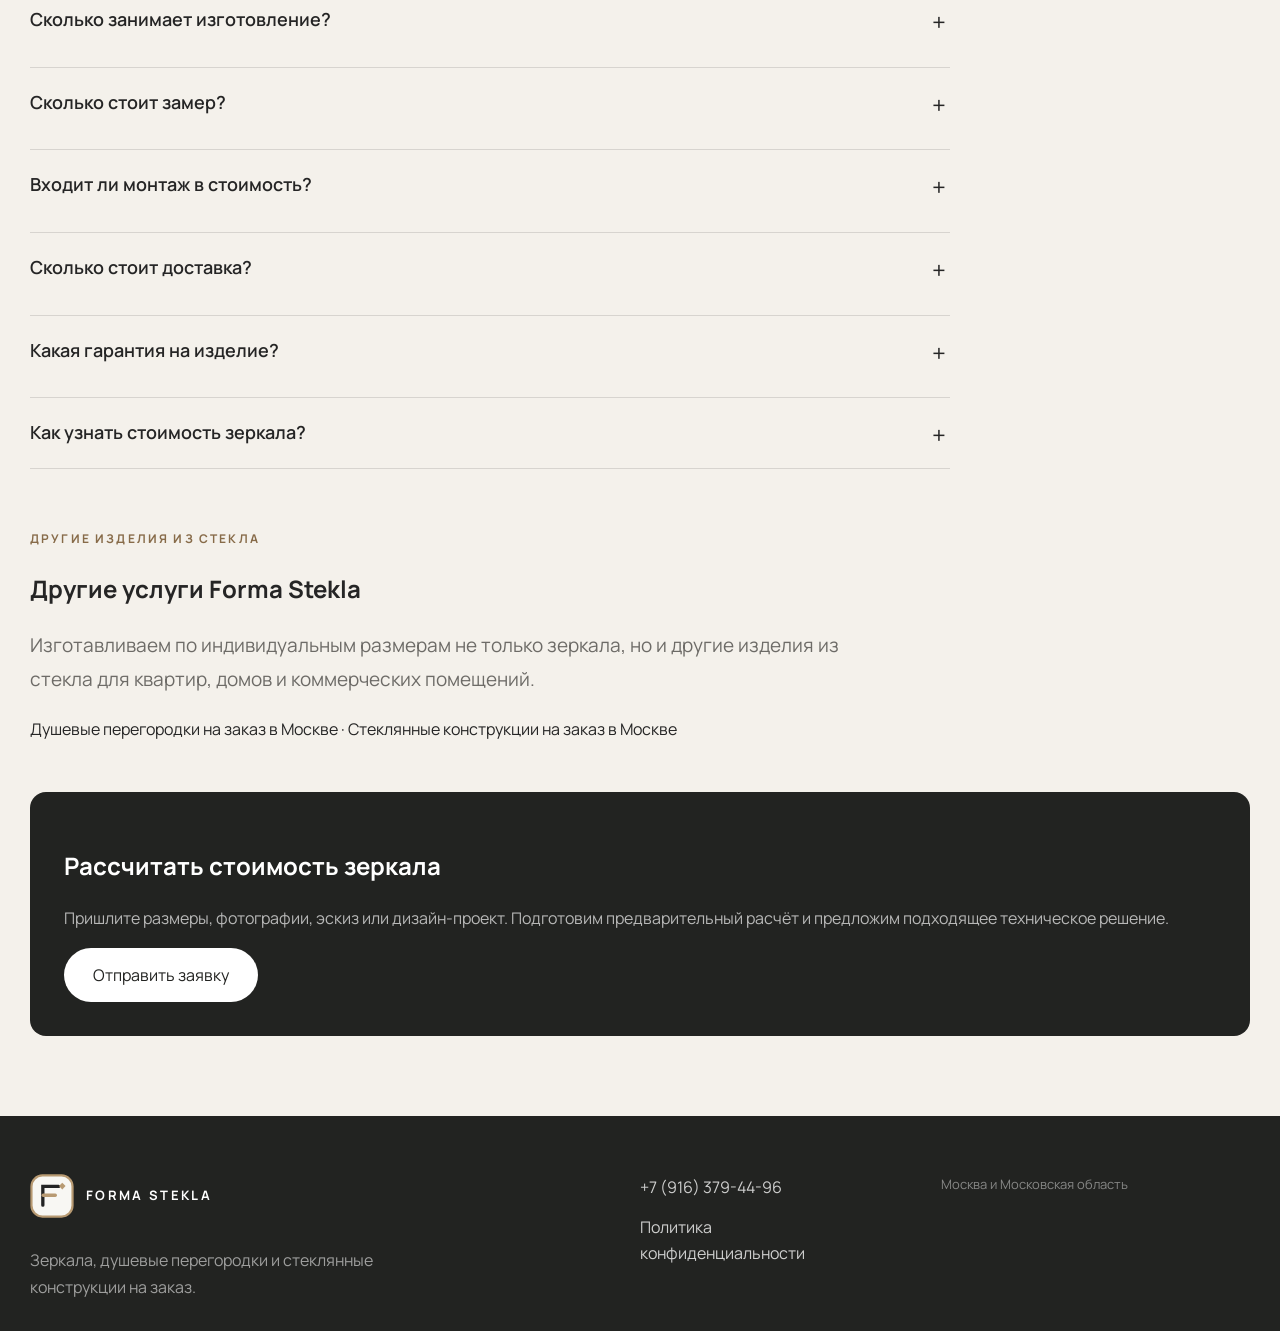
<file: zerkala-na-zakaz/index.html>
<!DOCTYPE html>
<html lang="ru">
<head>
  <meta charset="utf-8">
  <meta name="viewport" content="width=device-width, initial-scale=1">

  <title>Зеркала на заказ в Москве по индивидуальным размерам — Forma Stekla</title>

  <meta
    name="description"
    content="Изготовление зеркал на заказ в Москве и Московской области по индивидуальным размерам: зеркала с подсветкой, фигурные, крупноформатные, в рамах и без. Замер, изготовление и профессиональный монтаж."
  >

  <meta name="robots" content="index,follow,max-image-preview:large,max-snippet:-1">

  <link
    rel="canonical"
    href="https://forma-stekla.pages.dev/zerkala-na-zakaz/"
  >

  <meta property="og:type" content="website">
  <meta property="og:locale" content="ru_RU">
  <meta property="og:site_name" content="Forma Stekla">
  <meta
    property="og:title"
    content="Зеркала на заказ в Москве по индивидуальным размерам — Forma Stekla"
  >
  <meta
    property="og:description"
    content="Зеркала по индивидуальным размерам для квартир, домов и коммерческих интерьеров. Подсветка, фигурные формы, крупноформатные решения, замер и монтаж."
  >
  <meta
    property="og:url"
    content="https://forma-stekla.pages.dev/zerkala-na-zakaz/"
  >
  <meta
    property="og:image"
    content="https://forma-stekla.pages.dev/assets/img/mirror-1.jpg"
  >

  <meta name="geo.region" content="RU-MOW">
  <meta name="geo.placename" content="Москва">

  <link
    rel="alternate"
    hreflang="ru-RU"
    href="https://forma-stekla.pages.dev/zerkala-na-zakaz/"
  >
  <link
    rel="alternate"
    hreflang="x-default"
    href="https://forma-stekla.pages.dev/zerkala-na-zakaz/"
  >

  <link
    href="../assets/img/favicon.svg"
    rel="icon"
    type="image/svg+xml"
  >

  <link href="https://fonts.googleapis.com" rel="preconnect">
  <link href="https://fonts.gstatic.com" rel="preconnect" crossorigin>

  <link
    href="https://fonts.googleapis.com/css2?family=Manrope:wght@400;500;600;700&family=Playfair+Display:wght@500;600;700&display=swap"
    rel="stylesheet"
  >

  <link href="../assets/css/style.css" rel="stylesheet">

  <script type="application/ld+json">
  {
    "@context": "https://schema.org",
    "@graph": [
      {
        "@type": "Service",
        "@id": "https://forma-stekla.pages.dev/zerkala-na-zakaz/#service",
        "name": "Зеркала на заказ по индивидуальным размерам в Москве",
        "url": "https://forma-stekla.pages.dev/zerkala-na-zakaz/",
        "description": "Изготовление зеркал на заказ в Москве и Московской области: с подсветкой, фигурные, крупноформатные, в рамах и без рам.",
        "provider": {
          "@id": "https://forma-stekla.pages.dev/#organization"
        },
        "areaServed": [
          "Москва",
          "Московская область"
        ]
      },
      {
        "@type": "BreadcrumbList",
        "itemListElement": [
          {
            "@type": "ListItem",
            "position": 1,
            "name": "Forma Stekla",
            "item": "https://forma-stekla.pages.dev/"
          },
          {
            "@type": "ListItem",
            "position": 2,
            "name": "Зеркала на заказ",
            "item": "https://forma-stekla.pages.dev/zerkala-na-zakaz/"
          }
        ]
      },
      {
        "@type": "FAQPage",
        "mainEntity": [
          {
            "@type": "Question",
            "name": "Какие зеркала можно изготовить на заказ?",
            "acceptedAnswer": {
              "@type": "Answer",
              "text": "Изготавливаем зеркала по индивидуальным размерам: с подсветкой, фигурные, крупноформатные, в рамах и без рам."
            }
          },
          {
            "@type": "Question",
            "name": "Сколько занимает изготовление зеркала?",
            "acceptedAnswer": {
              "@type": "Answer",
              "text": "Стандартный срок изготовления составляет 7–10 рабочих дней."
            }
          },
          {
            "@type": "Question",
            "name": "Сколько стоит замер?",
            "acceptedAnswer": {
              "@type": "Answer",
              "text": "Замер по Москве стоит 1 500 ₽, по Московской области — 2 000 ₽."
            }
          },
          {
            "@type": "Question",
            "name": "Входит ли монтаж в стоимость?",
            "acceptedAnswer": {
              "@type": "Answer",
              "text": "Да. Монтаж входит в стоимость изделия."
            }
          },
          {
            "@type": "Question",
            "name": "Сколько стоит доставка?",
            "acceptedAnswer": {
              "@type": "Answer",
              "text": "Доставка по Москве стоит 2 000 ₽, по Московской области — 3 000 ₽."
            }
          },
          {
            "@type": "Question",
            "name": "Какая гарантия на зеркало?",
            "acceptedAnswer": {
              "@type": "Answer",
              "text": "Гарантия на изделие составляет 1 год."
            }
          },
          {
            "@type": "Question",
            "name": "Как узнать стоимость зеркала?",
            "acceptedAnswer": {
              "@type": "Answer",
              "text": "Стоимость рассчитывается индивидуально с учётом размеров, формы, конфигурации, материалов и особенностей монтажа. Для предварительного расчёта можно прислать размеры, фотографию места установки или дизайн-проект."
            }
          }
        ]
      }
    ]
  }
  </script>
</head>

<body>

<header class="site-header">
  <div class="container header-inner">

    <a class="brand" href="/">
      <img src="../assets/img/logo.svg" alt="">
      <span>FORMA STEKLA</span>
    </a>

    <nav class="main-nav" aria-label="Главное меню">
      <a href="/#services">Услуги</a>
      <a href="/#portfolio">Портфолио</a>
      <a href="/#faq">FAQ</a>
      <a href="/#contacts">Контакты</a>
    </nav>

    <a class="header-cta" href="/#contacts">
      Отправить заявку
    </a>

  </div>
</header>

<main class="seo-page">

  <div class="container">

    <p class="breadcrumbs">
      <a href="/">Главная</a> / Зеркала на заказ
    </p>

    <p class="eyebrow">
      Forma Stekla · Москва и Московская область
    </p>

    <h1>
      Зеркала на заказ в Москве по индивидуальным размерам
    </h1>

    <p class="seo-lead">
      Изготавливаем интерьерные зеркала на заказ для квартир,
      загородных домов, офисов, салонов, ресторанов и других
      коммерческих пространств. Работаем по индивидуальным размерам,
      эскизам и дизайн-проектам. Помогаем подобрать форму, размер,
      вариант оформления и способ установки зеркала под конкретный интерьер.
    </p>


    <section style="margin-top:60px">

      <p class="eyebrow">Варианты исполнения</p>

      <h2>
        Какие зеркала можно заказать
      </h2>

      <p class="seo-lead">
        Каждое зеркало изготавливается под конкретное помещение и задачу.
        Можно заказать как лаконичное зеркало стандартной геометрической
        формы, так и индивидуальное изделие сложной конфигурации.
      </p>

      <div class="seo-grid">

        <article class="seo-card">
  <h3>
    <a href="/zerkala-s-podsvetkoy/">Зеркала с подсветкой</a>
  </h3>
  <p>
    Зеркала с подсветкой для ванной комнаты, прихожей,
    спальни, гардеробной или коммерческого интерьера.
    Размер и конфигурация подбираются индивидуально.
  </p>
</article>
        <article class="seo-card">
          <h3>Фигурные зеркала</h3>
          <p>
            Зеркала нестандартной, асимметричной и органической формы.
            Изготавливаем по эскизу, фотографии или дизайн-проекту.
          </p>
        </article>

        <article class="seo-card">
          <h3>Крупноформатные зеркала</h3>
          <p>
            Большие зеркальные полотна для жилых и коммерческих
            помещений. Перед изготовлением учитываем размеры стены,
            особенности помещения и способ монтажа.
          </p>
        </article>

        <article class="seo-card">
          <h3>Зеркала в рамах</h3>
          <p>
            Изготавливаем зеркала в рамах для интерьеров разных стилей.
            Формат изделия подбирается с учётом размеров,
            назначения помещения и дизайн-концепции.
          </p>
        </article>

        <article class="seo-card">
          <h3>Зеркала без рам</h3>
          <p>
            Минималистичные зеркала без рамы подходят для современных
            интерьеров. Помогаем подобрать форму и обработку кромки.
          </p>
        </article>

        <article class="seo-card">
          <h3>Зеркала по дизайн-проекту</h3>
          <p>
            Работаем с дизайнерами, архитекторами и частными заказчиками.
            Изготавливаем изделия по чертежам, размерам и визуализациям проекта.
          </p>
        </article>

      </div>

    </section>


    <section style="margin-top:60px">

      <p class="eyebrow">Для интерьера</p>

      <h2>
        Зеркала для разных помещений
      </h2>

      <p class="seo-lead">
        Зеркало может быть самостоятельным интерьерным акцентом,
        частью мебельной композиции или функциональным элементом помещения.
        Поэтому при заказе важно учитывать не только размер,
        но и место установки, освещение и окружающие материалы.
      </p>

      <div class="seo-grid">

        <article class="seo-card">
          <h3>Для ванной комнаты</h3>
          <p>
            Изготавливаем зеркала по ширине раковины, мебели
            или всей стены. Возможны варианты с подсветкой
            и индивидуальной формой.
          </p>
        </article>

        <article class="seo-card">
          <h3>Для прихожей</h3>
          <p>
            Настенные и крупноформатные зеркала для прихожих,
            коридоров и входных зон.
          </p>
        </article>

        <article class="seo-card">
          <h3>Для спальни и гардеробной</h3>
          <p>
            Зеркала для туалетных столиков, гардеробных зон,
            стен и интерьерных композиций.
          </p>
        </article>

        <article class="seo-card">
          <h3>Для гостиной</h3>
          <p>
            Декоративные зеркала и зеркальные композиции,
            которые визуально расширяют пространство
            и дополняют интерьер.
          </p>
        </article>

        <article class="seo-card">
          <h3>Для салонов и студий</h3>
          <p>
            Большие зеркала для салонов красоты, студий,
            шоурумов и других коммерческих помещений.
          </p>
        </article>

        <article class="seo-card">
          <h3>Для ресторанов и офисов</h3>
          <p>
            Интерьерные зеркала и зеркальные полотна
            для общественных и коммерческих пространств.
          </p>
        </article>

      </div>

    </section>


    <section style="margin-top:60px">

      <p class="eyebrow">Индивидуальное изготовление</p>

      <h2>
        Что учитываем при изготовлении зеркала
      </h2>

      <p class="seo-lead">
        Перед изготовлением важно определить точные размеры изделия,
        его форму, расположение на стене и особенности монтажа.
        Если у вас уже есть дизайн-проект, чертёж или фотография
        места установки, их можно использовать для предварительного расчёта.
      </p>

      <div class="seo-grid">

        <article class="seo-card">
          <h3>Размер</h3>
          <p>
            Изготавливаем зеркало под конкретные размеры стены,
            ниши, мебели или выбранной зоны интерьера.
          </p>
        </article>

        <article class="seo-card">
          <h3>Форма</h3>
          <p>
            Прямоугольная, круглая, овальная,
            фигурная или индивидуальная форма по проекту.
          </p>
        </article>

        <article class="seo-card">
          <h3>Расположение</h3>
          <p>
            Учитываем высоту установки, расположение мебели,
            розеток, освещения и других элементов помещения.
          </p>
        </article>

        <article class="seo-card">
          <h3>Монтаж</h3>
          <p>
            Способ установки подбирается с учётом размера изделия,
            основания стены и особенностей помещения.
          </p>
        </article>

      </div>

    </section>


    <section style="margin-top:60px">

      <p class="eyebrow">Как мы работаем</p>

      <h2>
        От идеи до готового зеркала
      </h2>

      <div class="seo-grid">

        <article class="seo-card">
          <h3>1. Обсуждаем задачу</h3>
          <p>
            Вы присылаете размеры, фотографии,
            эскиз или дизайн-проект.
          </p>
        </article>

        <article class="seo-card">
          <h3>2. Выполняем замер</h3>
          <p>
            При необходимости специалист выполняет точный замер
            на объекте в Москве или Московской области.
          </p>
        </article>

        <article class="seo-card">
          <h3>3. Согласовываем решение</h3>
          <p>
            Определяем размеры, форму,
            конфигурацию и особенности изделия.
          </p>
        </article>

        <article class="seo-card">
          <h3>4. Изготавливаем</h3>
          <p>
            Стандартный срок изготовления —
            7–10 рабочих дней.
          </p>
        </article>

        <article class="seo-card">
          <h3>5. Доставляем</h3>
          <p>
            Доставляем готовое изделие
            по Москве и Московской области.
          </p>
        </article>

        <article class="seo-card">
          <h3>6. Выполняем монтаж</h3>
          <p>
            Устанавливаем зеркало на объекте.
            Монтаж входит в стоимость изделия.
          </p>
        </article>

      </div>

    </section>


    <section style="margin-top:60px">

      <p class="eyebrow">Стоимость и сроки</p>

      <h2>
        Условия заказа зеркала
      </h2>

      <p class="seo-lead">
        Стоимость каждого изделия рассчитывается индивидуально,
        поскольку зависит от размеров, формы, конфигурации,
        материалов и особенностей проекта.
      </p>

      <div class="seo-grid">

        <article class="seo-card">
          <h3>Изготовление</h3>
          <p>
            Стандартный срок изготовления —
            7–10 рабочих дней.
          </p>
        </article>

        <article class="seo-card">
          <h3>Замер</h3>
          <p>
            Москва — 1 500 ₽.<br>
            Московская область — 2 000 ₽.
          </p>
        </article>

        <article class="seo-card">
          <h3>Доставка</h3>
          <p>
            Москва — 2 000 ₽.<br>
            Московская область — 3 000 ₽.
          </p>
        </article>

        <article class="seo-card">
          <h3>Монтаж</h3>
          <p>
            Монтаж входит в стоимость изделия.
          </p>
        </article>

        <article class="seo-card">
          <h3>Гарантия</h3>
          <p>
            Гарантия на изделие — 1 год.
          </p>
        </article>

        <article class="seo-card">
          <h3>Предварительный расчёт</h3>
          <p>
            Пришлите размеры, фотографию
            или дизайн-проект для предварительной оценки.
          </p>
        </article>

      </div>

    </section>


    <section style="margin-top:60px">

      <p class="eyebrow">Вопросы и ответы</p>

      <h2>
        Частые вопросы о зеркалах на заказ
      </h2>

      <div class="faq-list">

        <details class="faq-item">
          <summary>
            Какие зеркала можно изготовить на заказ?
          </summary>
          <p>
            Изготавливаем зеркала с подсветкой,
            фигурные и крупноформатные зеркала,
            изделия в рамах и без рам,
            а также зеркала по индивидуальному дизайн-проекту.
          </p>
        </details>

        <details class="faq-item">
          <summary>
            Можно ли изготовить зеркало по моим размерам?
          </summary>
          <p>
            Да. Зеркала изготавливаются по индивидуальным размерам.
            Можно предоставить собственные размеры,
            заказать замер или прислать дизайн-проект.
          </p>
        </details>

        <details class="faq-item">
          <summary>
            Можно ли сделать зеркало нестандартной формы?
          </summary>
          <p>
            Да. Возможна фигурная и индивидуальная форма
            по эскизу или дизайн-проекту.
          </p>
        </details>

        <details class="faq-item">
          <summary>
            Сколько занимает изготовление?
          </summary>
          <p>
            Стандартный срок изготовления —
            7–10 рабочих дней.
          </p>
        </details>

        <details class="faq-item">
          <summary>
            Сколько стоит замер?
          </summary>
          <p>
            Замер по Москве — 1 500 ₽,
            по Московской области — 2 000 ₽.
          </p>
        </details>

        <details class="faq-item">
          <summary>
            Входит ли монтаж в стоимость?
          </summary>
          <p>
            Да. Монтаж входит в стоимость изделия.
          </p>
        </details>

        <details class="faq-item">
          <summary>
            Сколько стоит доставка?
          </summary>
          <p>
            Доставка по Москве — 2 000 ₽,
            по Московской области — 3 000 ₽.
          </p>
        </details>

        <details class="faq-item">
          <summary>
            Какая гарантия на изделие?
          </summary>
          <p>
            Гарантия на изделие — 1 год.
          </p>
        </details>

        <details class="faq-item">
          <summary>
            Как узнать стоимость зеркала?
          </summary>
          <p>
            Стоимость рассчитывается индивидуально.
            Для предварительного расчёта пришлите размеры,
            фотографию места установки,
            эскиз или дизайн-проект.
          </p>
        </details>

      </div>

    </section>


    <section
      class="seo-related-services"
      id="related-services"
      style="margin-top:60px"
    >

      <p class="eyebrow">
        Другие изделия из стекла
      </p>

      <h2>
        Другие услуги Forma Stekla
      </h2>

      <p class="seo-lead">
        Изготавливаем по индивидуальным размерам
        не только зеркала, но и другие изделия
        из стекла для квартир, домов и коммерческих помещений.
      </p>

      <nav
        class="seo-service-links"
        aria-label="Другие услуги"
      >
        <a href="/dushevye-peregorodki/">
          Душевые перегородки на заказ в Москве
        </a>
        ·
        <a href="/steklyannye-konstrukcii/">
          Стеклянные конструкции на заказ в Москве
        </a>
      </nav>

    </section>


    <div class="seo-cta">

      <h2>
        Рассчитать стоимость зеркала
      </h2>

      <p>
        Пришлите размеры, фотографии,
        эскиз или дизайн-проект.
        Подготовим предварительный расчёт
        и предложим подходящее техническое решение.
      </p>

      <a
        class="button button-light"
        href="/#contacts"
      >
        Отправить заявку
      </a>

    </div>

  </div>

</main>


<footer class="site-footer">

  <div class="container footer-premium">

    <div class="footer-intro">

      <a class="brand footer-brand" href="/">
        <img src="../assets/img/logo.svg" alt="">
        <span>FORMA STEKLA</span>
      </a>

      <p>
        Зеркала, душевые перегородки
        и стеклянные конструкции на заказ.
      </p>

    </div>

    <div class="footer-links">

      <a href="tel:+79163794496">
        +7 (916) 379-44-96
      </a>

      <a href="/privacy/">
        Политика конфиденциальности
      </a>

    </div>

    <div class="footer-meta">
      <p>
        Москва и Московская область
      </p>
    </div>

  </div>

</footer>

</body>
</html>
</file>
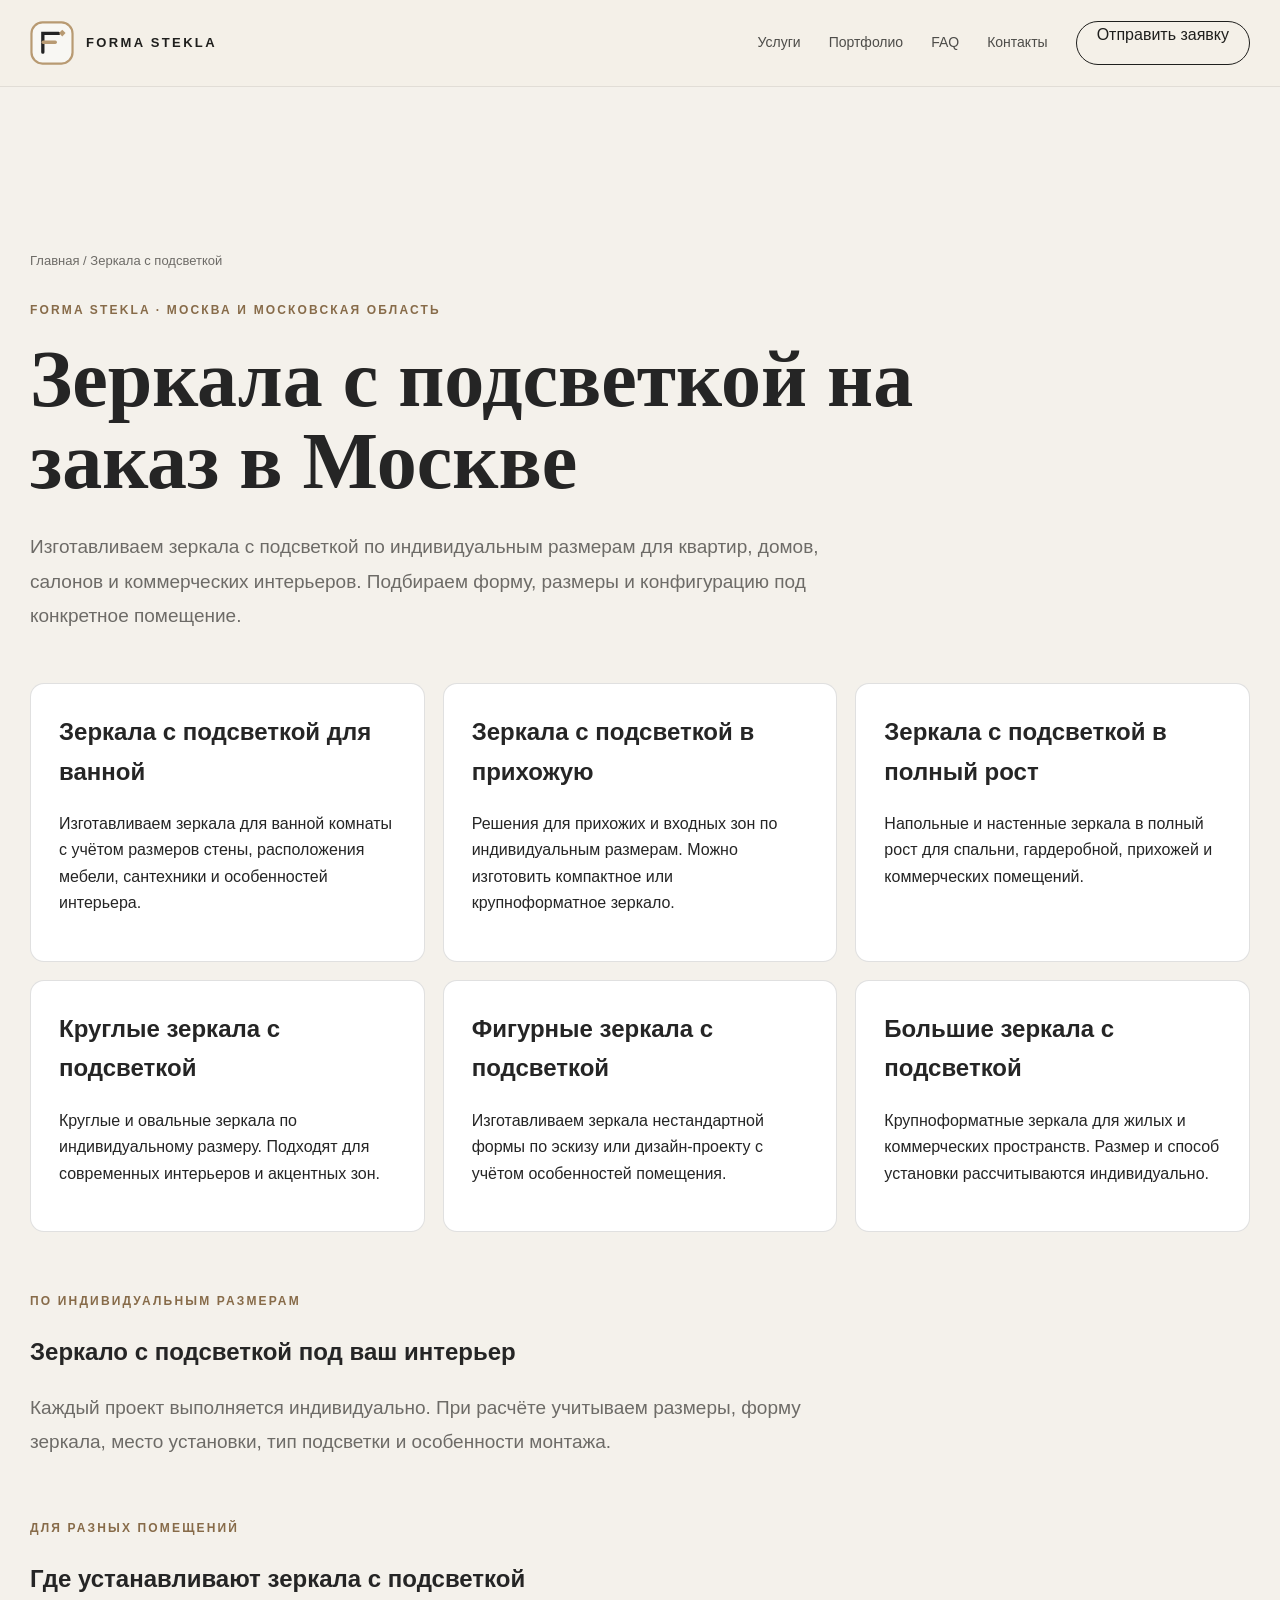
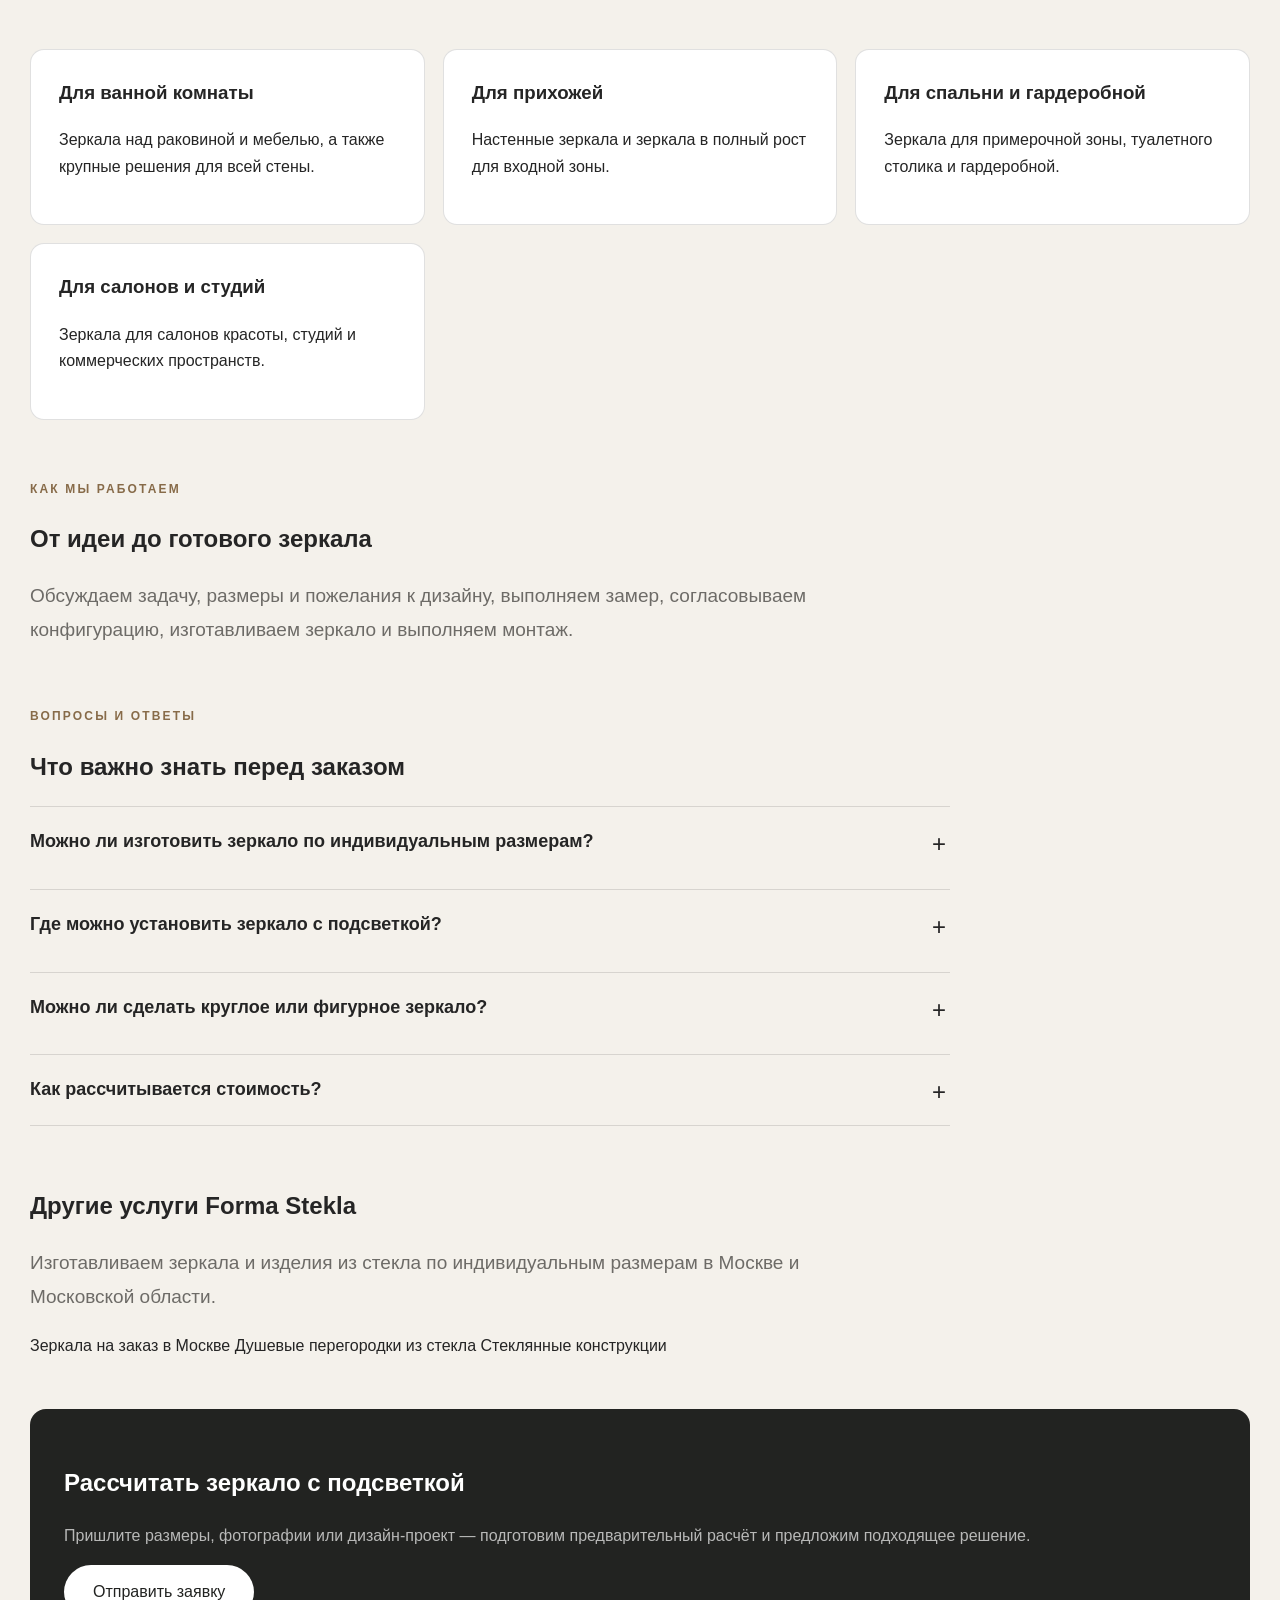
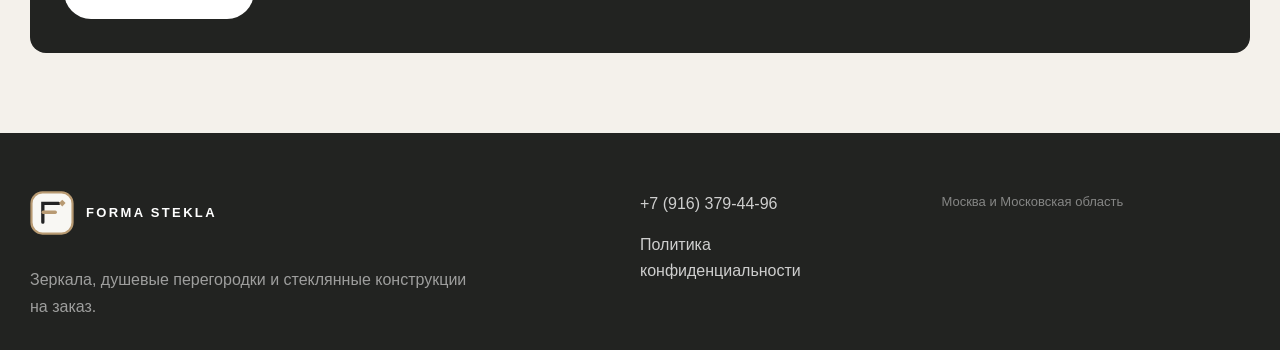
<file: zerkala-s-podsvetkoy/index.html>
<!DOCTYPE html>
<html lang="ru">
<head>
  <meta charset="utf-8">
  <meta name="viewport" content="width=device-width, initial-scale=1">

  <title>Зеркала с подсветкой на заказ в Москве — Forma Stekla</title>

  <meta
    name="description"
    content="Зеркала с подсветкой на заказ в Москве и Московской области по индивидуальным размерам. Для ванной, прихожей, спальни и коммерческих интерьеров. Изготовление, замер и монтаж."
  >

  <meta
    name="robots"
    content="index,follow,max-image-preview:large,max-snippet:-1"
  >

  <link
    rel="canonical"
    href="https://forma-stekla.pages.dev/zerkala-s-podsvetkoy/"
  >

  <meta property="og:type" content="website">
  <meta property="og:locale" content="ru_RU">
  <meta property="og:site_name" content="Forma Stekla">

  <meta
    property="og:title"
    content="Зеркала с подсветкой на заказ в Москве — Forma Stekla"
  >

  <meta
    property="og:description"
    content="Изготавливаем зеркала с подсветкой по индивидуальным размерам в Москве и Московской области."
  >

  <meta
    property="og:url"
    content="https://forma-stekla.pages.dev/zerkala-s-podsvetkoy/"
  >

  <link
    rel="icon"
    href="../assets/img/favicon.svg"
    type="image/svg+xml"
  >

  <link
    rel="stylesheet"
    href="../assets/css/style.css"
  >

  <meta name="geo.region" content="RU-MOW">
  <meta name="geo.placename" content="Москва">

  <script type="application/ld+json">
  {
    "@context": "https://schema.org",
    "@graph": [
      {
        "@type": "Service",
        "@id": "https://forma-stekla.pages.dev/zerkala-s-podsvetkoy/#service",
        "name": "Зеркала с подсветкой на заказ в Москве",
        "url": "https://forma-stekla.pages.dev/zerkala-s-podsvetkoy/",
        "description": "Изготовление зеркал с подсветкой по индивидуальным размерам в Москве и Московской области.",
        "provider": {
          "@id": "https://forma-stekla.pages.dev/#organization"
        },
        "areaServed": [
          "Москва",
          "Московская область"
        ]
      },
      {
        "@type": "BreadcrumbList",
        "itemListElement": [
          {
            "@type": "ListItem",
            "position": 1,
            "name": "Forma Stekla",
            "item": "https://forma-stekla.pages.dev/"
          },
          {
            "@type": "ListItem",
            "position": 2,
            "name": "Зеркала с подсветкой",
            "item": "https://forma-stekla.pages.dev/zerkala-s-podsvetkoy/"
          }
        ]
      },
      {
        "@type": "FAQPage",
        "mainEntity": [
          {
            "@type": "Question",
            "name": "Можно ли изготовить зеркало с подсветкой по индивидуальным размерам?",
            "acceptedAnswer": {
              "@type": "Answer",
              "text": "Да. Зеркала изготавливаются по индивидуальным размерам с учётом помещения и пожеланий к дизайну."
            }
          },
          {
            "@type": "Question",
            "name": "Где можно установить зеркало с подсветкой?",
            "acceptedAnswer": {
              "@type": "Answer",
              "text": "Зеркала с подсветкой подходят для ванной комнаты, прихожей, спальни, гардеробной, салонов и коммерческих интерьеров."
            }
          },
          {
            "@type": "Question",
            "name": "Как рассчитывается стоимость?",
            "acceptedAnswer": {
              "@type": "Answer",
              "text": "Стоимость рассчитывается индивидуально с учётом размера, формы, типа подсветки, обработки и особенностей монтажа."
            }
          },
          {
            "@type": "Question",
            "name": "Входит ли монтаж в стоимость?",
            "acceptedAnswer": {
              "@type": "Answer",
              "text": "Монтаж может быть включён в расчёт проекта. Итоговая стоимость зависит от размеров и условий установки."
            }
          }
        ]
      }
    ]
  }
  </script>

  <style>
    .site-header {
      position: static;
      background: #f4f0e8;
      border-bottom: 1px solid rgba(0, 0, 0, 0.08);
    }

    .site-header .brand,
    .site-header .main-nav a,
    .site-header .header-cta {
      color: #1f1f1d;
    }

    .site-header .header-cta {
      border-color: #1f1f1d;
    }
  </style>
</head>

<body>

<header class="site-header">
  <div class="container header-inner">

    <a class="brand" href="/">
      <img alt="" src="../assets/img/logo.svg">
      <span>FORMA STEKLA</span>
    </a>

    <nav aria-label="Главное меню" class="main-nav">
      <a href="/#services">Услуги</a>
      <a href="/#portfolio">Портфолио</a>
      <a href="/#faq">FAQ</a>
      <a href="/#contacts">Контакты</a>
    </nav>

    <a class="header-cta" href="/#contacts">
      Отправить заявку
    </a>

  </div>
</header>

<main class="seo-page">

  <div class="container">

    <p class="breadcrumbs">
      <a href="/">Главная</a> / Зеркала с подсветкой
    </p>

    <p class="eyebrow">
      Forma Stekla · Москва и Московская область
    </p>

    <h1>
      Зеркала с подсветкой на заказ в Москве
    </h1>

    <p class="seo-lead">
      Изготавливаем зеркала с подсветкой по индивидуальным размерам
      для квартир, домов, салонов и коммерческих интерьеров.
      Подбираем форму, размеры и конфигурацию под конкретное помещение.
    </p>

    <div class="seo-grid">

      <article class="seo-card">
        <h2>Зеркала с подсветкой для ванной</h2>
        <p>
          Изготавливаем зеркала для ванной комнаты с учётом размеров стены,
          расположения мебели, сантехники и особенностей интерьера.
        </p>
      </article>

      <article class="seo-card">
        <h2>Зеркала с подсветкой в прихожую</h2>
        <p>
          Решения для прихожих и входных зон по индивидуальным размерам.
          Можно изготовить компактное или крупноформатное зеркало.
        </p>
      </article>

      <article class="seo-card">
        <h2>Зеркала с подсветкой в полный рост</h2>
        <p>
          Напольные и настенные зеркала в полный рост для спальни,
          гардеробной, прихожей и коммерческих помещений.
        </p>
      </article>

      <article class="seo-card">
        <h2>Круглые зеркала с подсветкой</h2>
        <p>
          Круглые и овальные зеркала по индивидуальному размеру.
          Подходят для современных интерьеров и акцентных зон.
        </p>
      </article>

      <article class="seo-card">
        <h2>Фигурные зеркала с подсветкой</h2>
        <p>
          Изготавливаем зеркала нестандартной формы по эскизу
          или дизайн-проекту с учётом особенностей помещения.
        </p>
      </article>

      <article class="seo-card">
        <h2>Большие зеркала с подсветкой</h2>
        <p>
          Крупноформатные зеркала для жилых и коммерческих пространств.
          Размер и способ установки рассчитываются индивидуально.
        </p>
      </article>

    </div>

    <section style="margin-top:60px">

      <p class="eyebrow">
        По индивидуальным размерам
      </p>

      <h2>
        Зеркало с подсветкой под ваш интерьер
      </h2>

      <p class="seo-lead">
        Каждый проект выполняется индивидуально.
        При расчёте учитываем размеры, форму зеркала,
        место установки, тип подсветки и особенности монтажа.
      </p>

    </section>

    <section style="margin-top:60px">

      <p class="eyebrow">
        Для разных помещений
      </p>

      <h2>
        Где устанавливают зеркала с подсветкой
      </h2>

      <div class="seo-grid">

        <article class="seo-card">
          <h3>Для ванной комнаты</h3>
          <p>
            Зеркала над раковиной и мебелью,
            а также крупные решения для всей стены.
          </p>
        </article>

        <article class="seo-card">
          <h3>Для прихожей</h3>
          <p>
            Настенные зеркала и зеркала в полный рост
            для входной зоны.
          </p>
        </article>

        <article class="seo-card">
          <h3>Для спальни и гардеробной</h3>
          <p>
            Зеркала для примерочной зоны,
            туалетного столика и гардеробной.
          </p>
        </article>

        <article class="seo-card">
          <h3>Для салонов и студий</h3>
          <p>
            Зеркала для салонов красоты,
            студий и коммерческих пространств.
          </p>
        </article>

      </div>

    </section>

    <section style="margin-top:60px">

      <p class="eyebrow">
        Как мы работаем
      </p>

      <h2>
        От идеи до готового зеркала
      </h2>

      <p class="seo-lead">
        Обсуждаем задачу, размеры и пожелания к дизайну,
        выполняем замер, согласовываем конфигурацию,
        изготавливаем зеркало и выполняем монтаж.
      </p>

    </section>

    <section style="margin-top:60px">

      <p class="eyebrow">
        Вопросы и ответы
      </p>

      <h2>
        Что важно знать перед заказом
      </h2>

      <div class="faq-list">

        <details class="faq-item">
          <summary>
            Можно ли изготовить зеркало по индивидуальным размерам?
          </summary>
          <p>
            Да. Размеры и форма зеркала подбираются индивидуально
            под конкретное помещение.
          </p>
        </details>

        <details class="faq-item">
          <summary>
            Где можно установить зеркало с подсветкой?
          </summary>
          <p>
            В ванной комнате, прихожей, спальне,
            гардеробной, салоне или другом помещении.
          </p>
        </details>

        <details class="faq-item">
          <summary>
            Можно ли сделать круглое или фигурное зеркало?
          </summary>
          <p>
            Да. Возможно изготовление круглых,
            овальных и фигурных зеркал по индивидуальным размерам.
          </p>
        </details>

        <details class="faq-item">
          <summary>
            Как рассчитывается стоимость?
          </summary>
          <p>
            Стоимость зависит от размера, формы,
            типа подсветки, обработки и условий монтажа.
            Для предварительного расчёта можно прислать размеры,
            фотографию помещения или дизайн-проект.
          </p>
        </details>

      </div>

    </section>

    <section
      class="seo-related-services"
      style="margin-top:60px"
    >

      <h2>
        Другие услуги Forma Stekla
      </h2>

      <p class="seo-lead">
        Изготавливаем зеркала и изделия из стекла
        по индивидуальным размерам в Москве и Московской области.
      </p>

      <nav
        aria-label="Другие услуги"
        class="seo-service-links"
      >
        <a href="/zerkala-na-zakaz/">
          Зеркала на заказ в Москве
        </a>

        <a href="/dushevye-peregorodki/">
          Душевые перегородки из стекла
        </a>

        <a href="/steklyannye-konstrukcii/">
          Стеклянные конструкции
        </a>
      </nav>

    </section>

    <div class="seo-cta">

      <h2>
        Рассчитать зеркало с подсветкой
      </h2>

      <p>
        Пришлите размеры, фотографии или дизайн-проект —
        подготовим предварительный расчёт
        и предложим подходящее решение.
      </p>

      <a
        class="button button-light"
        href="/#contacts"
      >
        Отправить заявку
      </a>

    </div>

  </div>

</main>

<footer class="site-footer">

  <div class="container footer-premium">

    <div class="footer-intro">

      <a class="brand footer-brand" href="/">
        <img alt="" src="../assets/img/logo.svg">
        <span>FORMA STEKLA</span>
      </a>

      <p>
        Зеркала, душевые перегородки
        и стеклянные конструкции на заказ.
      </p>

    </div>

    <div class="footer-links">
      <a href="tel:+79163794496">
        +7 (916) 379-44-96
      </a>

      <a href="/privacy/">
        Политика конфиденциальности
      </a>
    </div>

    <div class="footer-meta">
      <p>
        Москва и Московская область
      </p>
    </div>

  </div>

</footer>

</body>
</html>
</file>
<file: assets/css/style.css>
:root {
  --bg: #f4f1eb;
  --surface: #fbfaf7;
  --surface-soft: #e9e4dc;
  --text: #252525;
  --muted: #6d6b67;
  --line: rgba(37, 37, 37, .14);
  --dark: #222321;
  --dark-soft: #30312f;
  --light: #faf9f5;
  --accent: #b89a72;
  --accent-dark: #876b49;
  --shadow: 0 30px 90px rgba(25,25,25,.16);
  --container: 1220px;
  --radius-lg: 30px;
  --radius-md: 18px;
}

* { box-sizing: border-box; }
html { scroll-behavior: smooth; }
body {
  margin: 0;
  overflow-x: hidden;
  color: var(--text);
  background: var(--bg);
  font-family: "Manrope", Arial, sans-serif;
  line-height: 1.65;
}
body.menu-open { overflow: hidden; }
img { display: block; max-width: 100%; }
a { color: inherit; text-decoration: none; }
button, input, textarea, select { font: inherit; }
button { color: inherit; }
.container { width: min(calc(100% - 40px), var(--container)); margin-inline: auto; }
.section { padding: 118px 0; }
.section-soft { background: var(--surface-soft); }
.section-dark { color: var(--light); background: var(--dark); }

.page-loader {
  position: fixed;
  z-index: 9999;
  inset: 0;
  display: grid;
  place-content: center;
  gap: 18px;
  color: white;
  background: var(--dark);
  transition: opacity .7s ease, visibility .7s ease;
}
.page-loader.hidden { opacity: 0; visibility: hidden; }
.loader-brand { font-size: clamp(24px, 5vw, 48px); letter-spacing: .32em; }
.loader-line { width: 0; height: 1px; background: var(--accent); animation: loadline 1.35s ease forwards; }
@keyframes loadline { to { width: 100%; } }

.site-header {
  position: fixed;
  z-index: 1000;
  top: 0; left: 0; right: 0;
  color: white;
  transition: background .3s ease, color .3s ease, box-shadow .3s ease;
}
.site-header.scrolled {
  color: var(--text);
  background: rgba(244,241,235,.92);
  backdrop-filter: blur(18px);
  box-shadow: 0 12px 40px rgba(0,0,0,.08);
}
.header-inner { min-height: 86px; display: flex; align-items: center; gap: 28px; }
.brand { display: inline-flex; align-items: center; gap: 12px; font-weight: 700; letter-spacing: .18em; font-size: 13px; }
.brand img { width: 44px; height: 44px; }
.main-nav { margin-left: auto; display: flex; gap: 28px; font-size: 14px; }
.main-nav a { opacity: .78; transition: opacity .2s ease; }
.main-nav a:hover { opacity: 1; }
.header-cta {
  min-height: 44px;
  padding: 0 20px;
  border: 1px solid currentColor;
  border-radius: 999px;
  background: transparent;
  cursor: pointer;
}
.menu-toggle { display: none; margin-left: auto; width: 44px; height: 44px; border: 0; background: transparent; }
.menu-toggle span { display: block; height: 2px; margin: 5px 0; background: currentColor; transition: .25s ease; }

.hero { position: relative; min-height: 100svh; display: flex; align-items: end; overflow: hidden; color: white; }
.hero-image { position: absolute; inset: 0; width: 100%; height: 100%; object-fit: cover; object-position: center 18%; }
.hero-overlay { position: absolute; inset: 0; background: linear-gradient(90deg, rgba(15,15,15,.74), rgba(15,15,15,.22) 62%, rgba(15,15,15,.08)); }
.hero-shimmer {
  position: absolute;
  inset: -35% auto -35% -35%;
  width: 20%;
  transform: rotate(12deg);
  background: linear-gradient(90deg, transparent, rgba(255,255,255,.28), transparent);
  animation: shimmer 7s ease-in-out infinite;
}
@keyframes shimmer {
  0%, 20% { left: -35%; opacity: 0; }
  36% { opacity: .75; }
  62%, 100% { left: 120%; opacity: 0; }
}
.hero-content { position: relative; z-index: 2; padding-bottom: 58px; }
.hero-kicker { margin: 0 0 18px; color: rgba(255,255,255,.7); letter-spacing: .18em; text-transform: uppercase; font-size: 12px; }
.hero h1 {
  max-width: 900px;
  margin: 0;
  font: 600 clamp(50px, 7vw, 98px)/.98 "Playfair Display", Georgia, serif;
}
.hero-subtitle { max-width: 650px; margin: 30px 0 0; color: rgba(255,255,255,.78); font-size: 18px; }
.hero-actions { display: flex; flex-wrap: wrap; gap: 14px; margin-top: 38px; }
.button {
  min-height: 54px;
  display: inline-flex;
  align-items: center;
  justify-content: center;
  padding: 0 28px;
  border: 1px solid transparent;
  border-radius: 999px;
  cursor: pointer;
  transition: transform .2s ease, background .2s ease, color .2s ease;
}
.button:hover { transform: translateY(-2px); }
.button-light { color: var(--dark); background: white; }
.button-dark { color: white; background: var(--dark); }
.button-ghost { color: white; border-color: rgba(255,255,255,.5); background: rgba(255,255,255,.08); }
.scroll-hint {
  position: absolute;
  z-index: 2;
  right: 40px;
  bottom: 36px;
  display: grid;
  justify-items: center;
  gap: 10px;
  color: rgba(255,255,255,.7);
  font-size: 11px;
  letter-spacing: .16em;
  text-transform: uppercase;
}
.scroll-hint i { width: 1px; height: 50px; background: rgba(255,255,255,.48); animation: scrollline 1.7s ease-in-out infinite; }
@keyframes scrollline { 0%,100%{transform:scaleY(.35);transform-origin:top}50%{transform:scaleY(1);transform-origin:top} }

.eyebrow { margin: 0 0 18px; color: var(--accent-dark); font-size: 12px; font-weight: 700; letter-spacing: .18em; text-transform: uppercase; }
.section-index { margin: 0; color: var(--accent-dark); font-size: 13px; }
.statement-grid { display: grid; grid-template-columns: 80px 1fr 1fr; gap: 50px; align-items: start; }
.statement h2, .section-heading h2, .designers h2, .contacts h2, .estimate-modal h2 {
  margin: 0;
  font: 600 clamp(40px, 5vw, 66px)/1.08 "Playfair Display", Georgia, serif;
}
.statement-copy { color: var(--muted); font-size: 18px; }

.metrics-grid { display: grid; grid-template-columns: repeat(4, 1fr); gap: 1px; background: rgba(255,255,255,.12); border: 1px solid rgba(255,255,255,.12); }
.metric { min-height: 220px; padding: 34px; display: flex; flex-direction: column; justify-content: end; background: var(--dark); }
.metric strong { font: 600 38px/1 "Playfair Display", Georgia, serif; }
.metric span { margin-top: 12px; color: rgba(255,255,255,.58); font-size: 13px; }

.section-heading { display: flex; justify-content: space-between; gap: 40px; align-items: end; margin-bottom: 55px; }
.section-heading > p { max-width: 460px; margin: 0; color: var(--muted); }

.service-list { border-top: 1px solid var(--line); }
.service-row {
  display: grid;
  grid-template-columns: 70px 1.1fr 1fr auto;
  gap: 28px;
  align-items: center;
  padding: 30px 0;
  border-bottom: 1px solid var(--line);
  transition: padding .25s ease, background .25s ease;
}
.service-row:hover { padding-left: 14px; background: rgba(255,255,255,.34); }
.service-row > span { color: var(--accent-dark); font-size: 12px; }
.service-row h3 { margin: 0; font-size: 25px; }
.service-row p { margin: 0; color: var(--muted); }
.service-row button { border: 0; background: transparent; color: var(--accent-dark); cursor: pointer; font-weight: 700; }

.portfolio-filters { display: flex; flex-wrap: wrap; gap: 10px; margin-bottom: 28px; }
.portfolio-filters button {
  padding: 10px 17px;
  border: 1px solid var(--line);
  border-radius: 999px;
  background: rgba(255,255,255,.42);
  cursor: pointer;
}
.portfolio-filters button.active { color: white; border-color: var(--dark); background: var(--dark); }

.portfolio-grid {
  display: grid;
  grid-template-columns: repeat(12, 1fr);
  grid-auto-rows: 115px;
  gap: 20px;
}
.project {
  position: relative;
  grid-column: span 4;
  grid-row: span 4;
  margin: 0;
  overflow: hidden;
  border-radius: var(--radius-lg);
  background: #d9d4cc;
  cursor: zoom-in;
  transition: opacity .35s ease, transform .35s ease;
}
.project-hero { grid-column: span 8; grid-row: span 6; }
.project-wide { grid-column: span 8; }
.project.hidden { display: none; }
.project img { width: 100%; height: 100%; object-fit: cover; transition: transform .7s ease, filter .35s ease; }
.project:hover img { transform: scale(1.045); filter: contrast(1.03) saturate(.94); }
.project figcaption {
  position: absolute;
  inset: auto 18px 18px;
  padding: 18px 20px;
  color: white;
  border: 1px solid rgba(255,255,255,.22);
  border-radius: 14px;
  background: rgba(22,22,22,.48);
  backdrop-filter: blur(12px);
}
.project figcaption span, .project figcaption strong { display: block; }
.project figcaption span { opacity: .72; font-size: 10px; letter-spacing: .16em; text-transform: uppercase; }
.project figcaption strong { margin-top: 5px; font-size: 17px; }

.process-list { margin: 0; padding: 0; list-style: none; border-top: 1px solid var(--line); }
.process-list li { display: grid; grid-template-columns: 90px 1fr; gap: 24px; padding: 32px 0; border-bottom: 1px solid var(--line); transition: padding-left .25s ease; }
.process-list li:hover { padding-left: 12px; }
.process-list li > span { color: var(--accent-dark); font-size: 12px; }
.process-list h3 { margin: 0 0 8px; font-size: 24px; }
.process-list p { margin: 0; color: var(--muted); }

.designers-grid { display: grid; grid-template-columns: 1.15fr .85fr; gap: 90px; align-items: center; }
.designers .eyebrow { color: var(--accent); }
.designers p { color: rgba(255,255,255,.64); font-size: 17px; }
.designers .button { margin-top: 22px; }

.contacts-grid { display: grid; grid-template-columns: .9fr 1.1fr; gap: 90px; }
.contacts-intro { color: var(--muted); }
.contact-list { margin-top: 44px; display: grid; gap: 1px; background: var(--line); border: 1px solid var(--line); }
.contact-list a { display: flex; justify-content: space-between; gap: 20px; padding: 18px 20px; background: var(--bg); }
.contact-list span { color: var(--muted); font-size: 13px; }

.contact-form {
  padding: 34px;
  border-radius: var(--radius-lg);
  background: white;
  box-shadow: var(--shadow);
}
.contact-form label, .estimate-modal label { display: grid; gap: 9px; margin-bottom: 20px; }
.contact-form label span, .estimate-modal label span { font-size: 13px; }
.contact-form input, .contact-form textarea, .contact-form select,
.estimate-modal input, .estimate-modal textarea {
  width: 100%;
  padding: 14px 0;
  border: 0;
  border-bottom: 1px solid var(--line);
  outline: 0;
  background: transparent;
}
.contact-form input:focus, .contact-form textarea:focus, .contact-form select:focus,
.estimate-modal input:focus, .estimate-modal textarea:focus { border-color: var(--accent-dark); }
.form-note { margin: 14px 0 0; color: var(--muted); font-size: 12px; }
.form-status { min-height: 22px; margin: 8px 0 0; color: var(--accent-dark); font-size: 13px; }

.site-footer { padding: 30px 0; border-top: 1px solid var(--line); }
.footer-inner { display: flex; justify-content: space-between; align-items: center; gap: 25px; color: var(--muted); font-size: 13px; }
.footer-inner p { margin: 0; }

.estimate-modal {
  width: min(760px, calc(100% - 28px));
  max-height: calc(100vh - 40px);
  padding: 0;
  border: 0;
  border-radius: 30px;
  background: var(--surface);
  box-shadow: 0 35px 100px rgba(0,0,0,.3);
}
.estimate-modal::backdrop, .lightbox::backdrop { background: rgba(15,15,15,.76); backdrop-filter: blur(8px); }
.modal-content { padding: 52px; }
.modal-close, .lightbox-close {
  position: fixed;
  z-index: 4;
  top: 18px;
  right: 18px;
  width: 44px;
  height: 44px;
  border: 1px solid rgba(255,255,255,.28);
  border-radius: 50%;
  color: white;
  background: rgba(20,20,20,.62);
  cursor: pointer;
  font-size: 26px;
}
.estimate-modal .modal-close { position: sticky; float: right; margin: 14px 14px 0 0; color: var(--text); border-color: var(--line); background: white; }
.form-row { display: grid; grid-template-columns: 1fr 1fr; gap: 18px; }
.estimate-modal fieldset { margin: 0 0 24px; padding: 0; border: 0; }
.estimate-modal legend { margin-bottom: 12px; font-size: 13px; }
.choice-grid { display: grid; grid-template-columns: repeat(4, 1fr); gap: 10px; }
.choice-grid label { margin: 0; }
.choice-grid input { position: absolute; opacity: 0; }
.choice-grid span { min-height: 50px; display: flex; align-items: center; justify-content: center; padding: 8px; border: 1px solid var(--line); border-radius: 999px; cursor: pointer; }
.choice-grid input:checked + span { color: white; border-color: var(--dark); background: var(--dark); }
.file-field { padding: 18px; border: 1px dashed var(--line); border-radius: var(--radius-md); }
.file-field input { border: 0; }
.file-field small { color: var(--muted); }

.lightbox {
  width: 100vw;
  max-width: none;
  height: 100vh;
  max-height: none;
  padding: 0;
  border: 0;
  background: transparent;
}
.lightbox img { width: 100%; height: 100%; object-fit: contain; padding: 40px 80px; }
.lightbox-nav {
  position: fixed;
  z-index: 4;
  top: 50%;
  transform: translateY(-50%);
  width: 50px;
  height: 50px;
  border: 1px solid rgba(255,255,255,.3);
  border-radius: 50%;
  color: white;
  background: rgba(20,20,20,.58);
  cursor: pointer;
  font-size: 22px;
}
.lightbox-prev { left: 18px; }
.lightbox-next { right: 18px; }

.reveal { opacity: 0; transform: translateY(28px); transition: opacity .75s ease, transform .75s ease; }
.reveal.visible { opacity: 1; transform: translateY(0); }

@media (prefers-reduced-motion: reduce) {
  *,*::before,*::after { animation-duration: .01ms !important; animation-iteration-count: 1 !important; scroll-behavior: auto !important; }
  .reveal { opacity: 1; transform: none; }
}

@media (max-width: 980px) {
  .main-nav, .header-cta { display: none; }
  .menu-toggle { display: block; }
  .main-nav.open {
    position: fixed;
    display: flex;
    inset: 86px 0 auto;
    flex-direction: column;
    gap: 0;
    padding: 12px 20px 28px;
    color: var(--text);
    background: var(--bg);
    border-bottom: 1px solid var(--line);
  }
  .main-nav.open a { padding: 16px 0; border-bottom: 1px solid var(--line); }
  .menu-toggle.active span:nth-child(1){transform:translateY(7px) rotate(45deg)}
  .menu-toggle.active span:nth-child(2){opacity:0}
  .menu-toggle.active span:nth-child(3){transform:translateY(-7px) rotate(-45deg)}

  .statement-grid { grid-template-columns: 60px 1fr; }
  .statement-copy { grid-column: 2; }
  .metrics-grid { grid-template-columns: repeat(2,1fr); }
  .service-row { grid-template-columns: 50px 1fr; }
  .service-row p, .service-row button { grid-column: 2; }
  .portfolio-grid { grid-template-columns: repeat(2,1fr); grid-auto-rows: auto; }
  .project, .project-hero, .project-wide { grid-column: auto; grid-row: auto; min-height: 430px; }
  .designers-grid, .contacts-grid { grid-template-columns: 1fr; gap: 48px; }
}

@media (max-width: 680px) {
  .container { width: min(calc(100% - 28px), var(--container)); }
  .section { padding: 82px 0; }
  .header-inner { min-height: 74px; }
  .main-nav.open { top: 74px; }
  .hero h1 { font-size: clamp(44px, 13vw, 64px); }
  .hero-content { padding-bottom: 90px; }
  .hero-subtitle { font-size: 16px; }
  .hero-actions { display: grid; }
  .scroll-hint { display: none; }
  .statement-grid { grid-template-columns: 1fr; gap: 20px; }
  .statement-copy { grid-column: auto; }
  .metrics-grid, .portfolio-grid { grid-template-columns: 1fr; }
  .section-heading { display: grid; gap: 20px; margin-bottom: 36px; }
  .service-row { grid-template-columns: 42px 1fr; gap: 18px; }
  .project, .project-hero, .project-wide { min-height: 450px; }
  .process-list li { grid-template-columns: 50px 1fr; }
  .contact-list a { display: grid; gap: 4px; }
  .contact-form { padding: 24px; }
  .footer-inner { flex-direction: column; text-align: center; }
  .modal-content { padding: 38px 22px; }
  .form-row, .choice-grid { grid-template-columns: 1fr; }
  .lightbox img { padding: 70px 10px; }
  .lightbox-nav { top: auto; bottom: 18px; transform: none; }
}

/* Minimal portfolio: photographs only */
.project figcaption { display: none !important; }
.project-hero img { object-position: center 18%; }

/* Premium refinement */
.statement-grid { grid-template-columns: 1fr 1fr; }
.hero-overlay { background: linear-gradient(90deg, rgba(12,12,12,.78), rgba(12,12,12,.28) 60%, rgba(12,12,12,.12)); }
.hero-intro > * { opacity: 0; transform: translateY(24px); animation: heroEnter .9s cubic-bezier(.2,.7,.2,1) forwards; }
.hero-intro .hero-kicker { animation-delay: .25s; }
.hero-intro h1 { animation-delay: .38s; }
.hero-intro .hero-subtitle { animation-delay: .52s; }
.hero-intro .hero-actions { animation-delay: .66s; }
@keyframes heroEnter { to { opacity: 1; transform: translateY(0); } }

.portfolio-grid { align-items: start; }
.project { box-shadow: 0 12px 34px rgba(20,20,20,.08); }
.project::after { content: ""; position: absolute; inset: 0; background: linear-gradient(180deg, transparent 58%, rgba(0,0,0,.3)); opacity: 0; transition: opacity .35s ease; pointer-events: none; }
.project:hover::after { opacity: 1; }
.project-zoom { position: absolute; z-index: 2; right: 18px; bottom: 18px; width: 46px; height: 46px; display: grid; place-items: center; border: 1px solid rgba(255,255,255,.45); border-radius: 50%; color: white; background: rgba(20,20,20,.32); backdrop-filter: blur(10px); font: 300 26px/1 Manrope, sans-serif; opacity: 0; transform: translateY(8px) scale(.92); transition: opacity .3s ease, transform .3s ease; }
.project:hover .project-zoom { opacity: 1; transform: translateY(0) scale(1); }
.project.project-collapsed { display: none; }
.portfolio-more { display: flex; justify-content: center; margin-top: 42px; }
.portfolio-more .button { min-width: 230px; }

.contact-list a { align-items: center; transition: transform .25s ease, background .25s ease; }
.contact-list a:hover { transform: translateX(5px); background: white; }
.contact-list span { display: inline-flex; align-items: center; gap: 10px; }
.contact-list span::before { content: attr(data-icon); width: 30px; height: 30px; display: grid; place-items: center; border: 1px solid var(--line); border-radius: 50%; color: var(--dark); font-size: 13px; }

.site-footer { padding: 58px 0 30px; background: var(--dark); color: white; border-top: 0; }
.footer-premium { display: grid; grid-template-columns: 1.4fr .6fr .8fr; gap: 70px; align-items: start; }
.footer-brand { color: white; }
.footer-intro p { max-width: 440px; margin: 22px 0 0; color: rgba(255,255,255,.56); line-height: 1.7; }
.footer-links { display: grid; gap: 14px; }
.footer-links a { color: rgba(255,255,255,.78); transition: color .2s ease, transform .2s ease; }
.footer-links a:hover { color: white; transform: translateX(4px); }
.footer-meta { color: rgba(255,255,255,.45); font-size: 13px; }
.footer-meta p { margin: 0 0 10px; }

@media (max-width: 900px) {
  .statement-grid { grid-template-columns: 1fr; }
  .footer-premium { grid-template-columns: 1fr 1fr; }
  .footer-meta { grid-column: 1 / -1; }
}
@media (max-width: 620px) {
  .hero-content { padding-bottom: 72px; }
  .project-zoom { opacity: 1; transform: none; width: 40px; height: 40px; }
  .footer-premium { grid-template-columns: 1fr; gap: 34px; }
  .footer-meta { grid-column: auto; }
}
@media (prefers-reduced-motion: reduce) {
  .hero-intro > * { opacity: 1; transform: none; animation: none; }
}


/* Layout fixes: hero spacing and stable gallery */
.hero-content { padding-bottom: 58px; }
.portfolio-grid {
  display: grid;
  grid-template-columns: repeat(3, minmax(0, 1fr));
  grid-auto-rows: auto;
  grid-auto-flow: row dense;
  align-items: stretch;
  gap: 20px;
}
.project, .project-hero, .project-wide {
  grid-column: auto;
  grid-row: auto;
  width: 100%;
  min-width: 0;
  min-height: 0;
  aspect-ratio: 4 / 5;
}
.project-wide, .project-hero { grid-column: span 2; aspect-ratio: 16 / 10; }
.portfolio { overflow: clip; }
.portfolio-grid::after { content: ""; display: block; clear: both; }
@media (max-width: 900px) {
  .hero-content { padding-bottom: 46px; }
  .portfolio-grid { grid-template-columns: repeat(2, minmax(0, 1fr)); }
  .project, .project-hero, .project-wide { min-height: 0; aspect-ratio: 4 / 5; }
  .project-wide, .project-hero { grid-column: span 2; aspect-ratio: 16 / 10; }
}
@media (max-width: 620px) {
  .hero-content { padding-bottom: 34px; }
  .portfolio-grid { grid-template-columns: 1fr; gap: 16px; }
  .project, .project-hero, .project-wide { grid-column: auto; aspect-ratio: 4 / 5; min-height: 0; }
}

/* Final hero/header spacing fix: keep the title below the fixed logo on every screen */
.hero {
  align-items: stretch;
}
.hero-content {
  min-height: 100svh;
  display: flex;
  flex-direction: column;
  justify-content: flex-end;
  padding-top: 150px;
  padding-bottom: 48px;
}
@media (max-width: 900px) {
  .hero-content {
    padding-top: 138px;
    padding-bottom: 40px;
  }
}
@media (max-width: 620px) {
  .header-inner { min-height: 76px; }
  .brand img { width: 40px; height: 40px; }
  .brand { gap: 10px; font-size: 11px; letter-spacing: .14em; }
  .hero-content {
    min-height: 100svh;
    padding-top: 128px;
    padding-bottom: 32px;
  }
  .hero h1 {
    font-size: clamp(42px, 12vw, 56px);
    line-height: 1.02;
  }
}

/* Functional release */
html { scroll-behavior: smooth; scroll-padding-top: 96px; }
.hp-field { position: absolute !important; left: -10000px !important; width: 1px !important; height: 1px !important; opacity: 0 !important; pointer-events: none !important; }
.consent-field { display: grid !important; grid-template-columns: 20px 1fr; align-items: start; gap: 10px; font-size: 12px; line-height: 1.5; color: var(--muted); }
.consent-field input { width: 18px; height: 18px; margin-top: 1px; accent-color: var(--dark); }
.form-status { min-height: 24px; margin: 12px 0 0; font-size: 13px; line-height: 1.5; }
.form-status.success { color: #2f6e47; }
.form-status.error { color: #a63b32; }
button[disabled] { cursor: wait; opacity: .62; }
input:invalid:not(:placeholder-shown), textarea:invalid:not(:placeholder-shown) { border-color: rgba(166,59,50,.7); }
.project:focus-visible { outline: 3px solid rgba(179,139,82,.75); outline-offset: 4px; }
.quick-contact { position: fixed; z-index: 30; right: 20px; bottom: 20px; display: grid; gap: 10px; }
.quick-contact-link { width: 50px; height: 50px; display: grid; place-items: center; border-radius: 50%; color: white; background: rgba(31,30,28,.92); box-shadow: 0 10px 30px rgba(0,0,0,.2); font-weight: 700; backdrop-filter: blur(10px); transition: transform .2s ease, background .2s ease; }
.quick-contact-link:hover { transform: translateY(-3px); background: #b38b52; }
@media (min-width: 981px) { .quick-contact { display: none; } }
@media (max-width: 680px) {
  .quick-contact { right: 14px; bottom: 14px; }
  .quick-contact-link { width: 46px; height: 46px; }
  body.menu-open { overflow: hidden; }
}


/* Functional form, notifications and PWA */
.file-summary{margin-top:12px;font-size:.85rem;line-height:1.5;color:#666;word-break:break-word}
.file-summary.is-error{color:#a3382b}
.button[aria-busy="true"]{cursor:wait;opacity:.78}
.button[aria-busy="true"] .button-label::after{content:"";display:inline-block;width:14px;height:14px;margin-left:10px;border:2px solid currentColor;border-right-color:transparent;border-radius:50%;vertical-align:-2px;animation:form-spin .7s linear infinite}
@keyframes form-spin{to{transform:rotate(360deg)}}
.toast{position:fixed;right:24px;bottom:24px;z-index:10000;max-width:min(420px,calc(100vw - 32px));padding:16px 20px;border-radius:14px;background:#1f1f1d;color:#fff;box-shadow:0 18px 55px rgba(0,0,0,.25);font-size:.95rem;line-height:1.45;opacity:0;transform:translateY(16px);pointer-events:none;transition:opacity .25s ease,transform .25s ease}
.toast.visible{opacity:1;transform:translateY(0)}
.toast.error{background:#7e2d25}.toast.success{background:#2f5d48}
.install-app{position:fixed;left:24px;bottom:24px;z-index:8000;border:1px solid rgba(255,255,255,.25);border-radius:999px;padding:12px 18px;background:#1f1f1d;color:#fff;box-shadow:0 12px 36px rgba(0,0,0,.22);font:inherit;cursor:pointer}
.install-app[hidden]{display:none}
@media(max-width:700px){.toast{right:16px;bottom:88px}.install-app{left:16px;bottom:88px}.file-field{overflow:hidden}.file-field input[type=file]{max-width:100%}}


/* Cookie consent */
.cookie-consent {
  position: fixed;
  z-index: 11000;
  left: 24px;
  right: 24px;
  bottom: 24px;
  display: grid;
  grid-template-columns: minmax(0, 1fr) auto;
  gap: 18px 28px;
  align-items: end;
  max-width: 1120px;
  margin: 0 auto;
  padding: 24px 58px 24px 26px;
  border: 1px solid rgba(31, 30, 28, .12);
  border-radius: 20px;
  background: rgba(250, 248, 244, .97);
  box-shadow: 0 22px 70px rgba(20, 20, 18, .18);
  backdrop-filter: blur(18px);
  -webkit-backdrop-filter: blur(18px);
}
.cookie-consent[hidden] { display: none !important; }
.cookie-consent-copy { max-width: 720px; }
.cookie-consent-eyebrow { margin: 0 0 7px; font-size: 11px; font-weight: 700; letter-spacing: .14em; text-transform: uppercase; color: #8d7048; }
.cookie-consent-title { margin: 0 0 8px; font-size: clamp(18px, 2vw, 22px); line-height: 1.2; font-weight: 600; color: var(--dark); }
.cookie-consent-text { margin: 0; max-width: 680px; font-size: 13px; line-height: 1.6; color: var(--muted); }
.cookie-consent-actions { display: flex; gap: 10px; align-items: center; }
.cookie-consent-actions .button { min-width: 132px; padding: 13px 18px; white-space: nowrap; }
.cookie-consent-reject { border: 1px solid rgba(31,30,28,.2); background: transparent; color: var(--dark); }
.cookie-consent-reject:hover { border-color: var(--dark); }
.cookie-consent-close {
  position: absolute;
  top: 13px;
  right: 15px;
  width: 34px;
  height: 34px;
  display: grid;
  place-items: center;
  border: 0;
  border-radius: 50%;
  background: transparent;
  color: var(--dark);
  font: 300 26px/1 Arial, sans-serif;
  cursor: pointer;
  transition: background .2s ease, transform .2s ease;
}
.cookie-consent-close:hover { background: rgba(31,30,28,.08); transform: rotate(4deg); }
.cookie-consent :focus-visible { outline: 2px solid #8d7048; outline-offset: 3px; }
body.cookie-consent-open .quick-contact,
body.cookie-consent-open .install-app { opacity: 0; pointer-events: none; }
@media (max-width: 760px) {
  .cookie-consent { left: 12px; right: 12px; bottom: 12px; grid-template-columns: 1fr; gap: 18px; padding: 22px 46px 18px 20px; border-radius: 17px; }
  .cookie-consent-actions { display: grid; grid-template-columns: 1fr 1fr; }
  .cookie-consent-actions .button { min-width: 0; width: 100%; padding: 12px 10px; }
  .cookie-consent-text { font-size: 12px; line-height: 1.55; }
}
@media (max-width: 390px) {
  .cookie-consent-actions { grid-template-columns: 1fr; }
}

/* SEO/AEO content and privacy links */
.service-more{display:inline-flex;align-items:center;gap:6px;color:var(--accent-dark);font-weight:700;font-size:13px;text-decoration:none}
.service-more:hover{text-decoration:underline}
.faq-list{display:grid;gap:12px;max-width:920px}
.faq-item{border-top:1px solid var(--line);padding:0}
.faq-item:last-child{border-bottom:1px solid var(--line)}
.faq-item summary{cursor:pointer;list-style:none;padding:20px 34px 20px 0;font-weight:600;font-size:18px;position:relative}
.faq-item summary::-webkit-details-marker{display:none}
.faq-item summary:after{content:'+';position:absolute;right:4px;top:17px;font-size:24px;font-weight:400}
.faq-item[open] summary:after{content:'−'}
.faq-item p{margin:0 0 20px;max-width:780px;color:var(--muted);line-height:1.75}
.consent-field a,.cookie-consent-text a{color:inherit;text-decoration:underline;text-underline-offset:2px}
.footer-cookie-button{border:0;padding:0;background:transparent;color:rgba(255,255,255,.78);font:inherit;text-align:left;cursor:pointer}
.footer-cookie-button:hover{color:#fff}
.seo-page{padding:150px 0 80px;min-height:70vh}
.seo-page .seo-lead{max-width:820px;font-size:19px;line-height:1.8;color:var(--muted)}
.seo-page h1{max-width:980px;font-family:'Playfair Display',serif;font-size:clamp(42px,7vw,80px);line-height:1.02;margin:0 0 28px}
.seo-grid{display:grid;grid-template-columns:repeat(3,1fr);gap:18px;margin:50px 0}
.seo-card{border:1px solid var(--line);padding:28px;border-radius:14px;background:#fff}
.seo-card h2,.seo-card h3{margin-top:0}
.seo-cta{margin-top:50px;padding:34px;background:var(--dark);color:white;border-radius:16px}
.seo-cta p{color:rgba(255,255,255,.68)}
.breadcrumbs{font-size:13px;color:var(--muted);margin-bottom:30px}.breadcrumbs a{color:inherit}
.privacy-copy{max-width:900px}.privacy-copy h2{margin-top:38px}.privacy-copy li{margin:8px 0;line-height:1.65}
@media(max-width:800px){.seo-grid{grid-template-columns:1fr}.seo-page{padding-top:115px}.faq-item summary{font-size:16px}}
</file>
